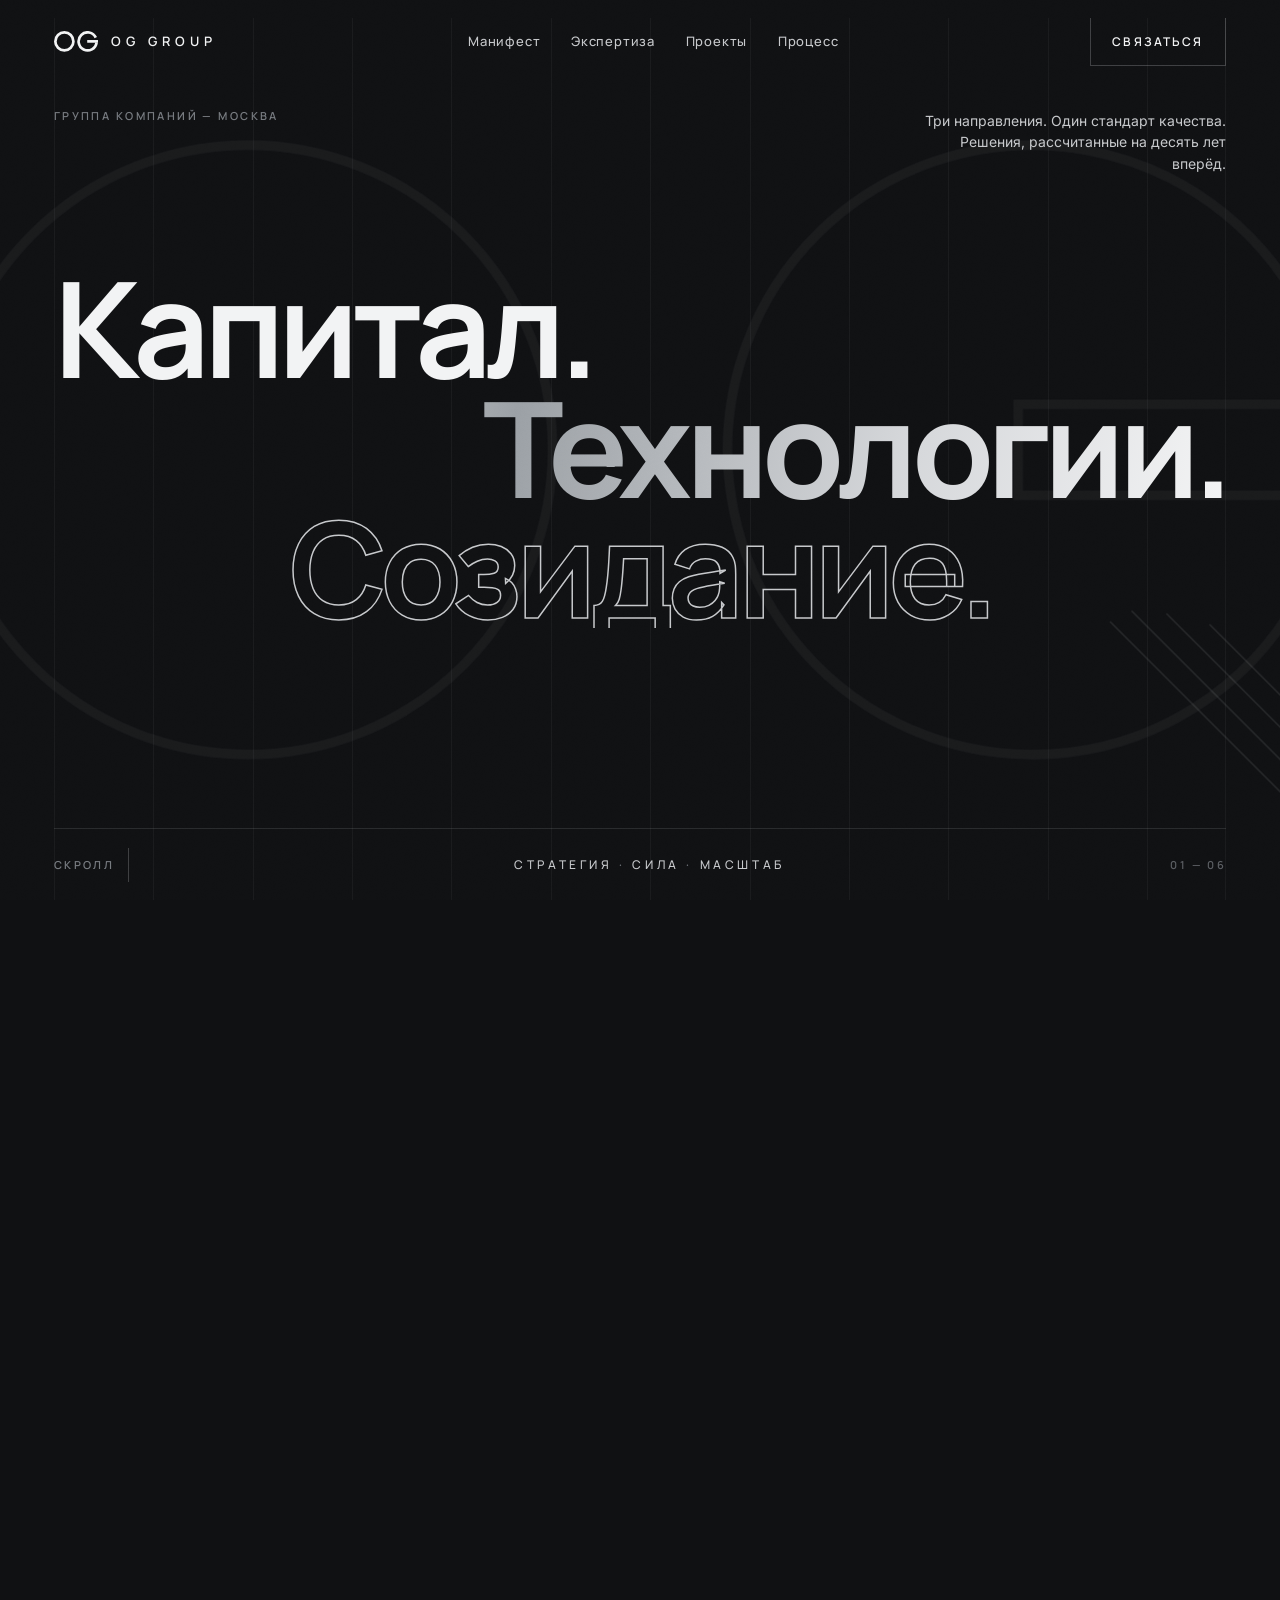
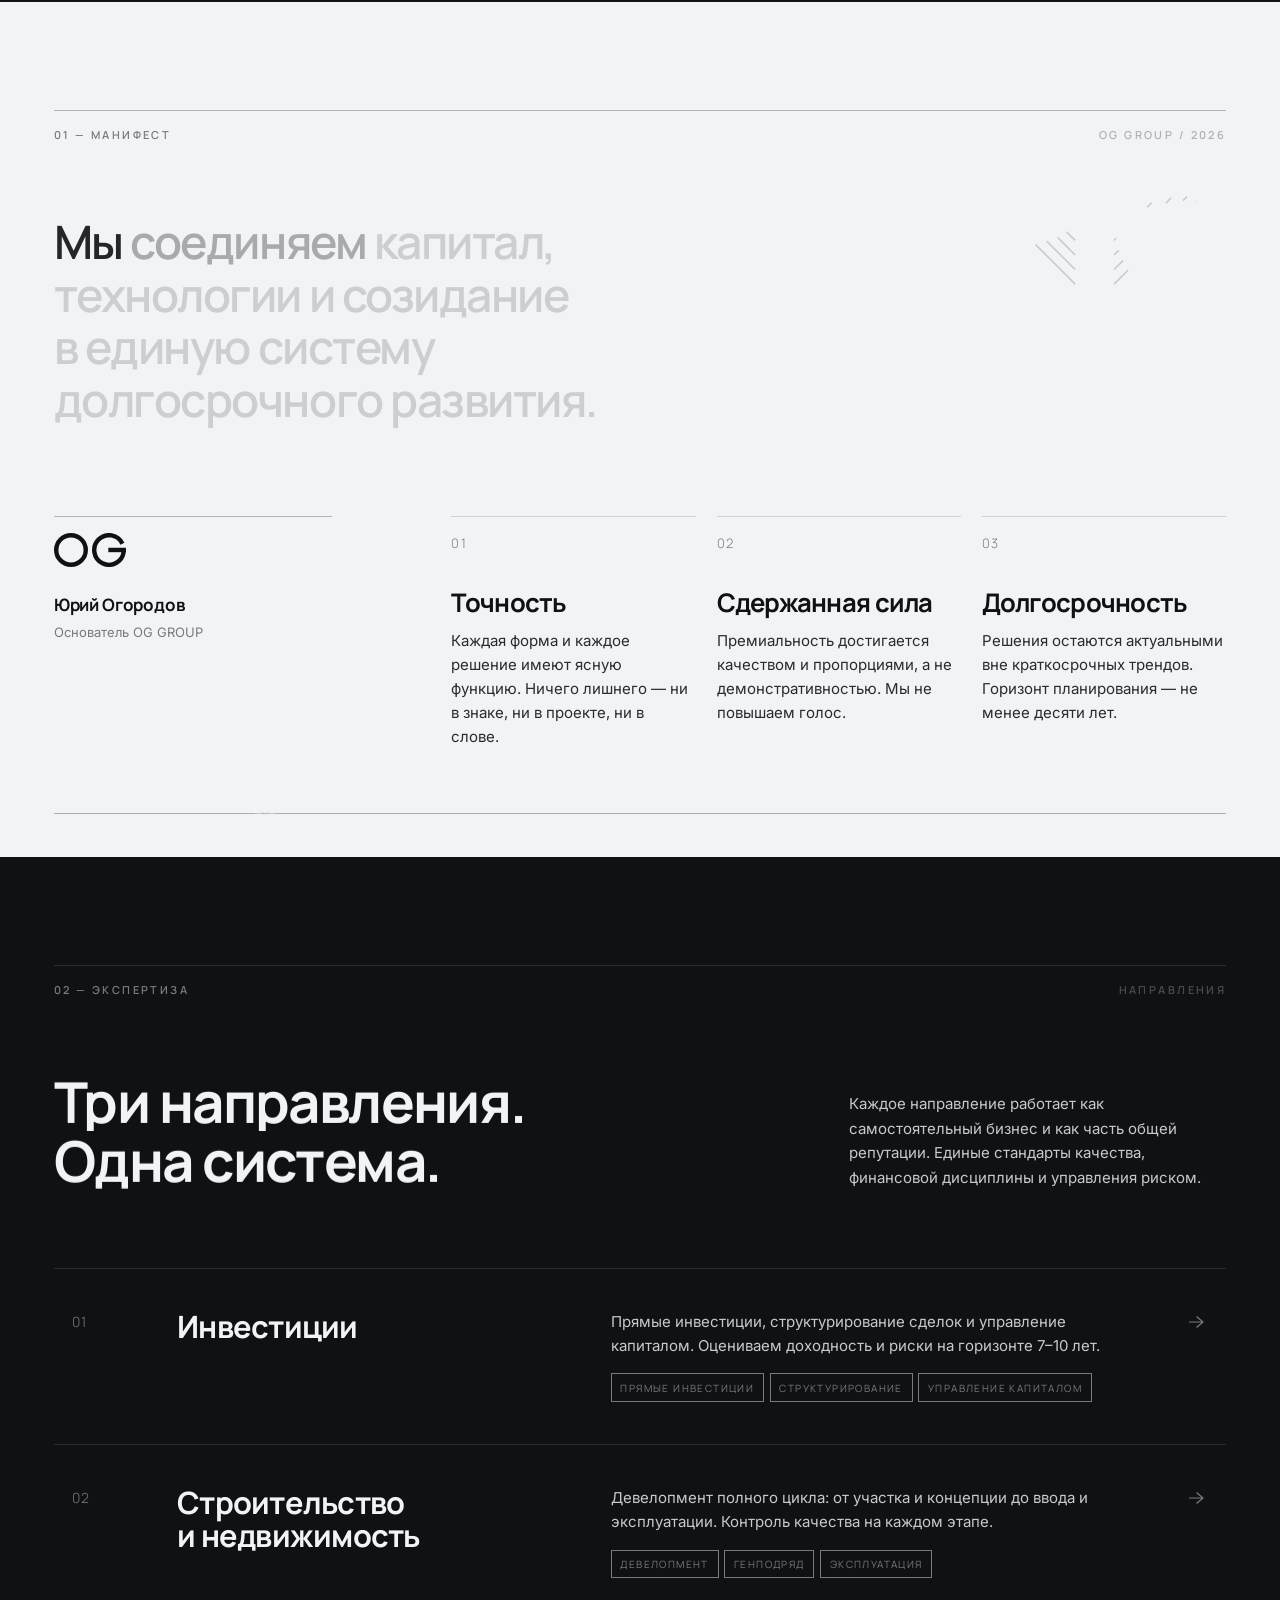
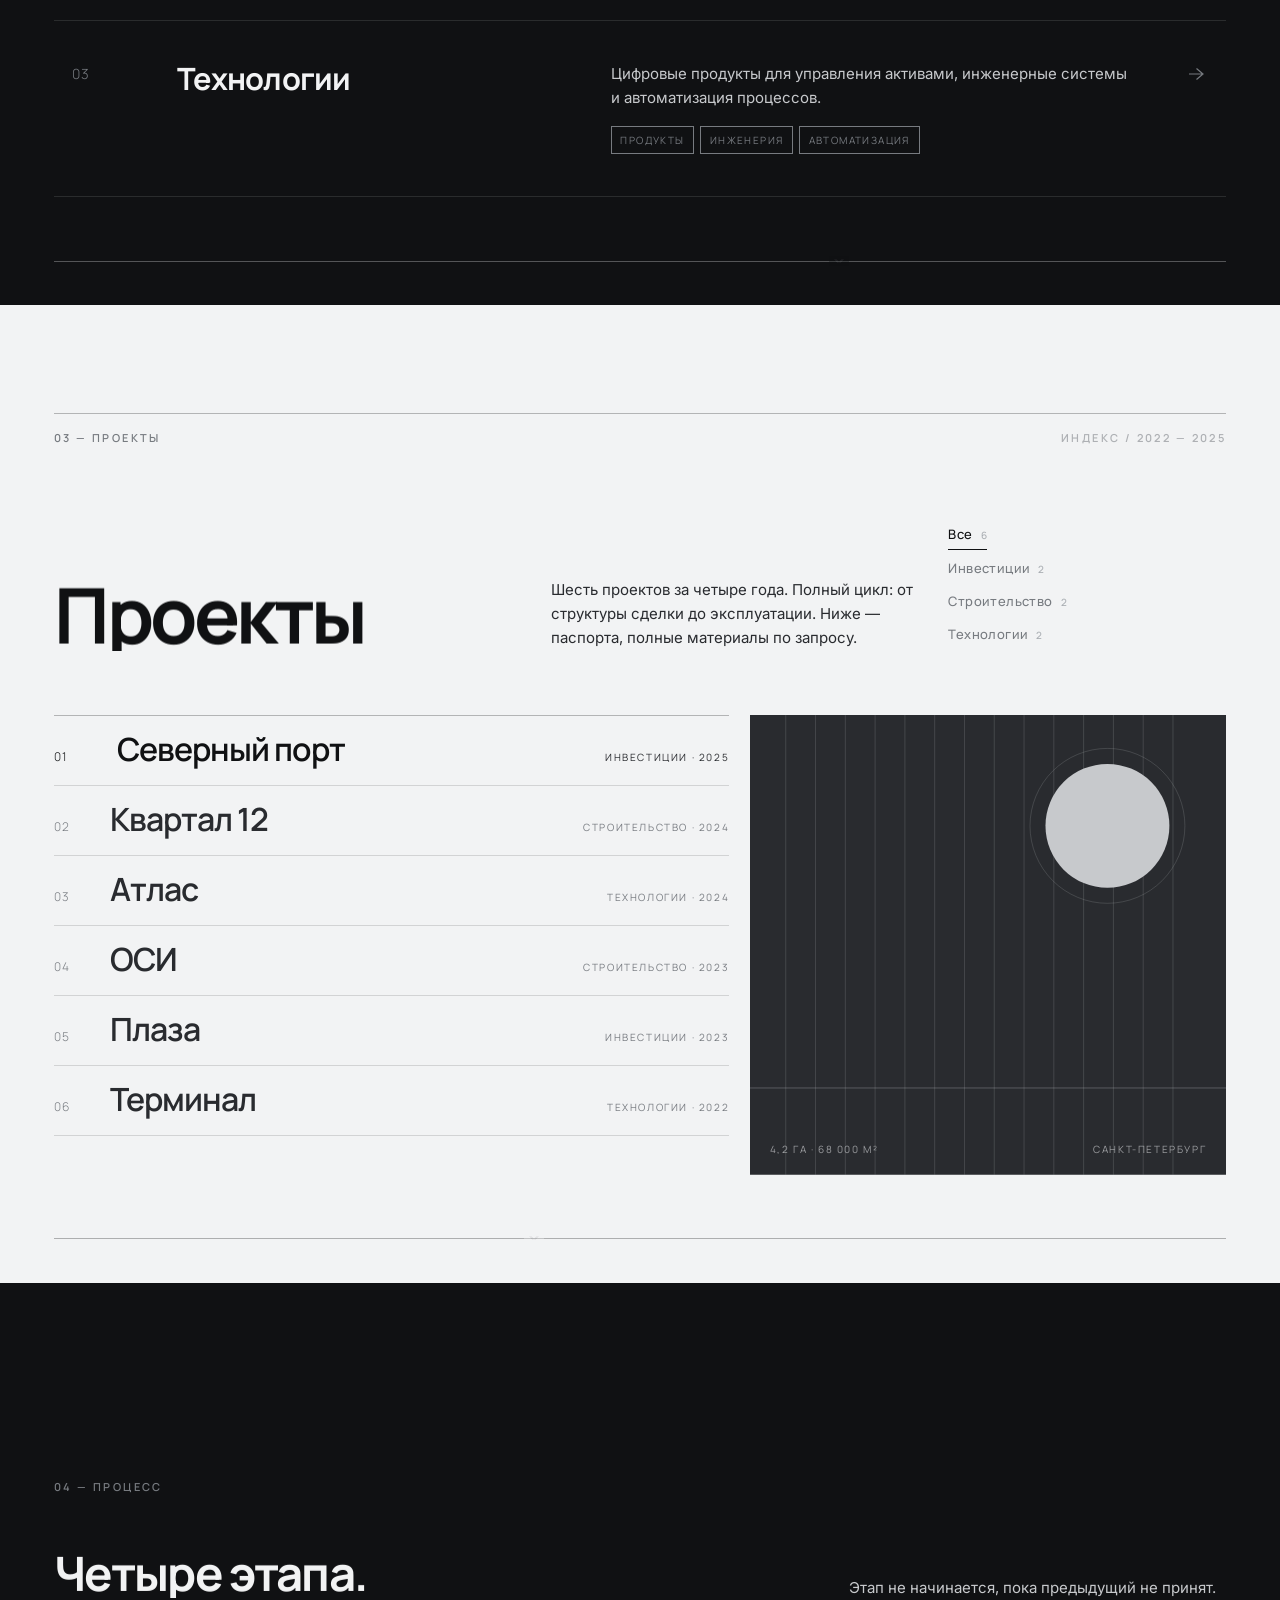
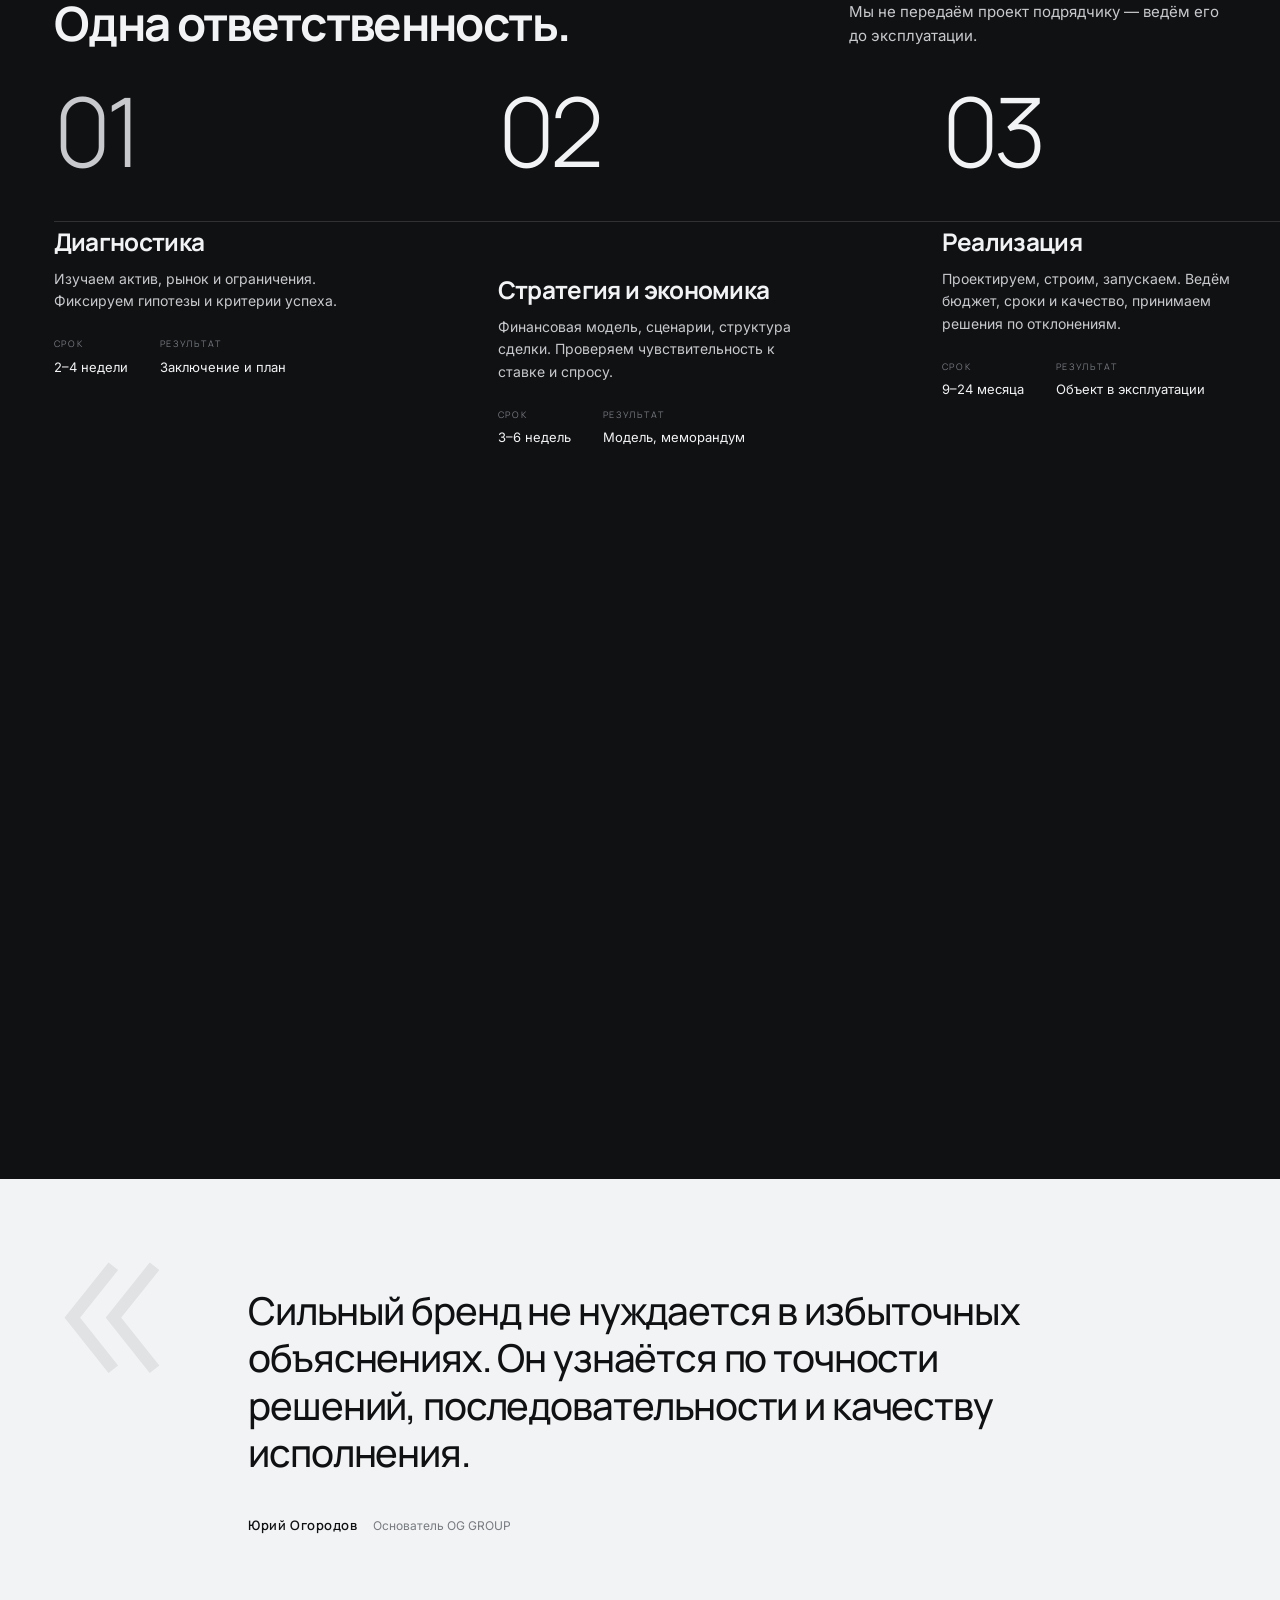
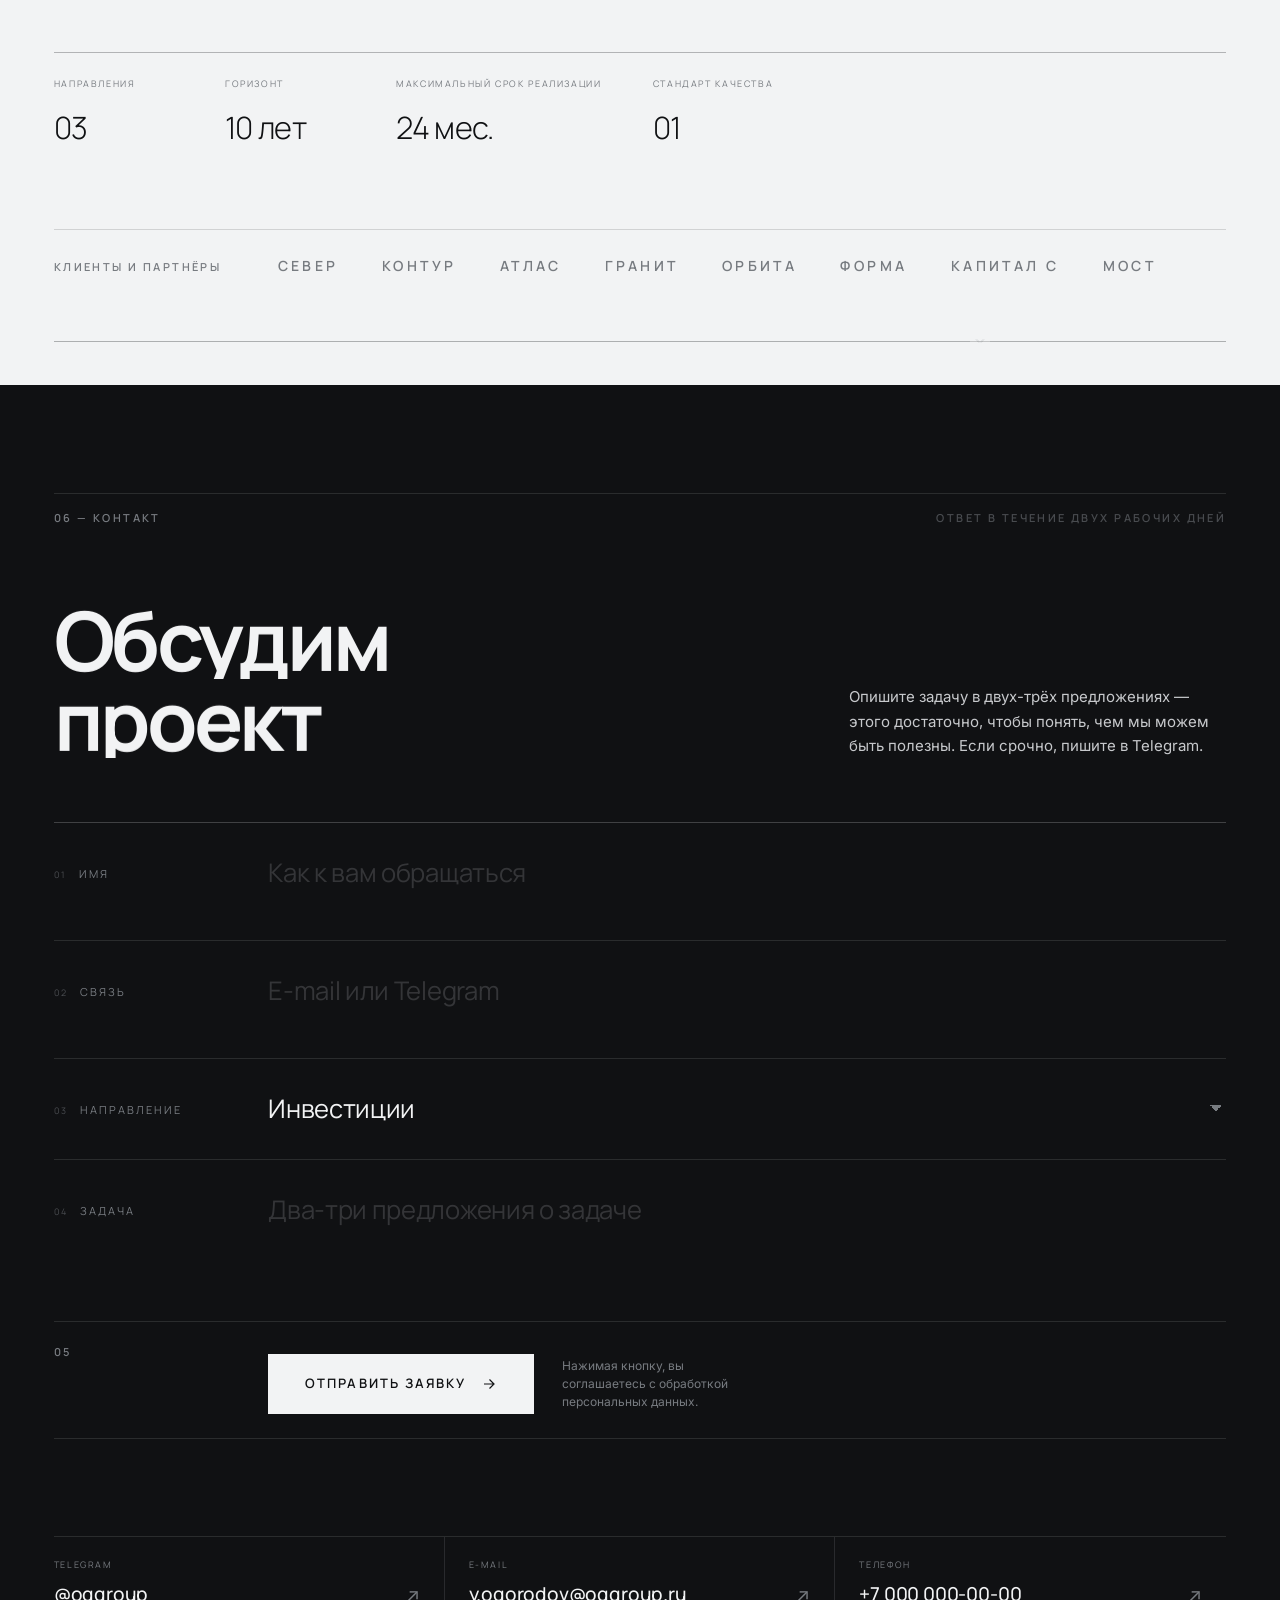
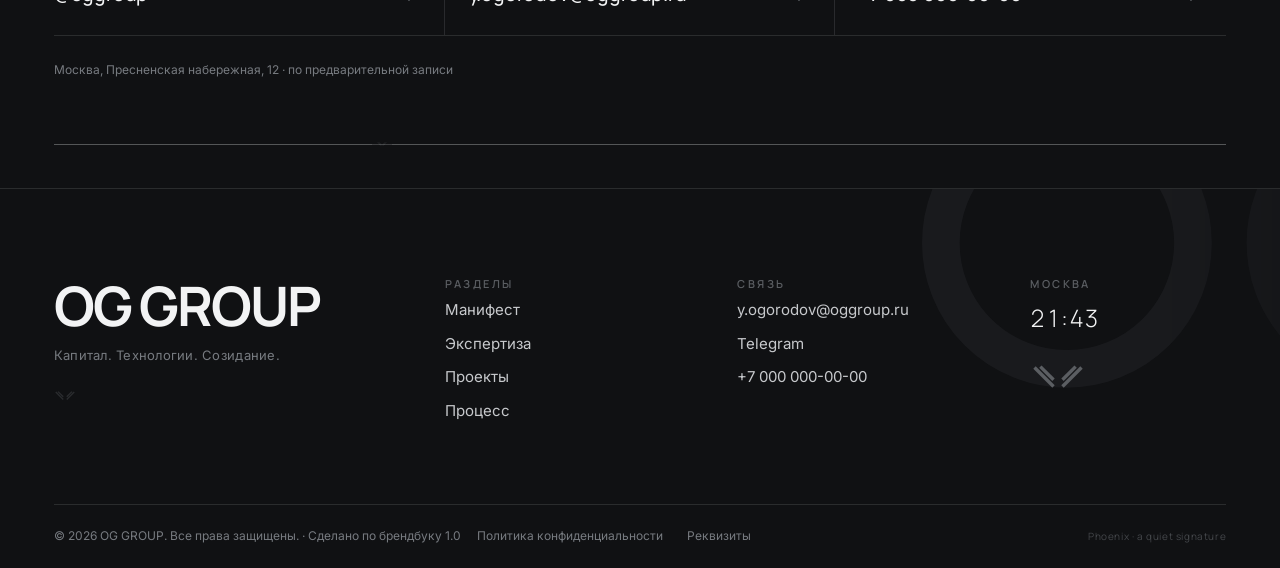
<file: index.html>
﻿<!DOCTYPE html>
<html lang="ru" class="no-js">
<head>
<meta charset="utf-8">
<meta name="viewport" content="width=device-width, initial-scale=1, viewport-fit=cover">
<title>OG GROUP — Капитал. Технологии. Созидание.</title>
<meta name="description" content="OG GROUP — группа компаний, объединяющая инвестиции, строительство и недвижимость, технологии. Проекты, рассчитанные на долгосрочную ценность.">
<meta name="theme-color" content="#101113">
<link rel="canonical" href="https://oggroup.ru/">

<meta property="og:type" content="website">
<meta property="og:site_name" content="OG GROUP">
<meta property="og:title" content="OG GROUP — Капитал. Технологии. Созидание.">
<meta property="og:description" content="Группа компаний с едиными стандартами качества и долгосрочным горизонтом.">
<meta property="og:image" content="assets/og-cover.svg">
<meta property="og:locale" content="ru_RU">
<meta name="twitter:card" content="summary_large_image">

<link rel="icon" href="assets/favicon.svg" type="image/svg+xml">
<link rel="preload" href="assets/fonts/Manrope-700.ttf" as="font" type="font/ttf" crossorigin>
<link rel="preload" href="assets/fonts/Inter-400.ttf" as="font" type="font/ttf" crossorigin>

<link rel="stylesheet" href="styles.css">
<script>
  /* progressive enhancement flags — set before first paint */
  document.documentElement.classList.remove('no-js');
  document.documentElement.classList.add('js');
  if (/(\?|&)snap\b/.test(location.search)) document.documentElement.classList.add('snap');

  /* dev preview: index.html?shot=works — renders a single section for review */
  const shot = new URLSearchParams(location.search).get('shot');
  if (shot && /^[a-z-]+$/.test(shot)) {
    document.documentElement.classList.add('snap', 'shot');
    const s = document.createElement('style');
    s.textContent =
      '.loader{display:none!important}main>section{display:none!important}' +
      '#footer,.footer{display:none!important}' +
      '#hero,.hero{display:none!important}' +
      '#' + shot + '{display:block!important}' +
      '.nav{position:absolute!important;background:transparent!important;border:0!important}';
    document.head.appendChild(s);
  }
</script>

<script type="application/ld+json">
{
  "@context": "https://schema.org",
  "@type": "Organization",
  "name": "OG GROUP",
  "url": "https://oggroup.ru/",
  "founder": { "@type": "Person", "name": "Юрий Огородов", "jobTitle": "Основатель группы" },
  "description": "Группа компаний, объединяющая инвестиции, строительство и недвижимость, технологии.",
  "areaServed": "RU",
  "contactPoint": {
    "@type": "ContactPoint",
    "contactType": "sales",
    "email": "y.ogorodov@oggroup.ru",
    "availableLanguage": ["ru", "en"]
  }
}
</script>
</head>

<body>
<a class="skip-link" href="#main">Перейти к содержанию</a>

<!-- film grain: 3% opacity, purely atmospheric -->
<div class="grain" aria-hidden="true"></div>

<!-- custom cursor -->
<div class="cursor" aria-hidden="true">
  <div class="cursor__dot"></div>
  <div class="cursor__ring"><span class="cursor__label"></span></div>
  <div class="feather" aria-hidden="true"><svg viewBox="0 0 40 40" fill="none" stroke="currentColor" stroke-width="1.6" stroke-linecap="butt" aria-hidden="true"><path d="M8 32 L30 10"/><path d="M15 33 L32 16"/></svg></div>
</div>

<!-- preloader -->
<div class="loader" id="loader" aria-hidden="true">
  <div class="loader__grain"></div>
  <div class="loader__top">
    <span class="label label--dim">OG GROUP</span>
    <span class="label label--dim">Brand experience</span>
  </div>
  <div class="loader__mark">
    <svg viewBox="0 0 212 100" class="mark mark--draw" aria-hidden="true">
      <circle cx="50" cy="50" r="43.5" fill="none" stroke="currentColor" stroke-width="13"/>
      <path d="M 205.18 55.30 A 43.5 43.5 0 1 1 201.42 31.62" fill="none" stroke="currentColor" stroke-width="13"/>
      <rect x="160" y="43.5" width="52" height="13" fill="currentColor"/>
    </svg>
  </div>
  <div class="loader__bottom">
    <span class="label label--dim">Загрузка опыта</span>
    <span class="loader__count" id="loader-count">000</span>
  </div>
  <div class="loader__phoenix" aria-hidden="true">
        <svg viewBox="6 52 100 96" fill="none" stroke="currentColor" stroke-width="1.6"
        stroke-linecap="butt" stroke-linejoin="miter" aria-hidden="true">
        <path d="M84 136 L16 68"/>
        <path d="M84 124 L24 64"/>
        <path d="M84 112 L37 65"/>
        <path d="M84 100 L53 69"/>
      </svg>
    </div>
  <div class="loader__bar"><i id="loader-bar"></i></div>
</div>

<!-- navigation -->
<header class="nav" id="nav">
  <a class="nav__logo" href="#hero" aria-label="OG GROUP — на главную" data-magnetic>
    <svg viewBox="0 0 212 100" class="nav__mark" aria-hidden="true">
      <circle cx="50" cy="50" r="43.5" fill="none" stroke="currentColor" stroke-width="13"/>
      <path d="M 205.18 55.30 A 43.5 43.5 0 1 1 201.42 31.62" fill="none" stroke="currentColor" stroke-width="13"/>
      <rect x="160" y="43.5" width="52" height="13" fill="currentColor"/>
    </svg>
    <span class="nav__word">OG GROUP</span>
  </a>

  <nav class="nav__links" aria-label="Основная навигация">
    <a href="#manifest" data-scroll>Манифест</a>
    <a href="#expertise" data-scroll>Экспертиза</a>
    <a href="#works" data-scroll>Проекты</a>
    <a href="#process" data-scroll>Процесс</a>
  </nav>

  <div class="nav__right">
    <a class="nav__cta" href="#contact" data-scroll data-magnetic><span>Связаться</span></a>
    <button class="burger" id="burger" aria-expanded="false" aria-controls="menu" aria-label="Открыть меню">
      <span></span><span></span>
    </button>
  </div>
</header>

<!-- fullscreen mobile menu -->
<div class="menu" id="menu" aria-hidden="true">
  <div class="menu__inner">
    <ol class="menu__list">
      <li><a href="#manifest" data-scroll><i>01</i>Манифест</a></li>
      <li><a href="#expertise" data-scroll><i>02</i>Экспертиза</a></li>
      <li><a href="#works" data-scroll><i>03</i>Проекты</a></li>
      <li><a href="#process" data-scroll><i>04</i>Процесс</a></li>
      <li><a href="#contact" data-scroll><i>05</i>Контакт</a></li>
    </ol>
    <div class="menu__foot">
      <a href="mailto:y.ogorodov@oggroup.ru">y.ogorodov@oggroup.ru</a>
      <a href="tel:+70000000000">+7 000 000-00-00</a>
    </div>
  </div>
</div>

<main id="main">

  <!-- ══════════ 01 · HERO ══════════ -->
  <section class="hero" id="hero">
    <div class="hero__grid" aria-hidden="true">
      <i></i><i></i><i></i><i></i><i></i><i></i><i></i><i></i><i></i><i></i><i></i><i></i>
    </div>

    <div class="hero__mark" aria-hidden="true">
      <svg viewBox="0 0 212 100" fill="none" stroke="currentColor" stroke-width="1.4">
        <circle cx="50" cy="50" r="43.5"/>
        <path d="M 205.18 55.30 A 43.5 43.5 0 1 1 201.42 31.62"/>
        <rect x="160" y="43.5" width="52" height="13"/>
      </svg>
    </div>

    <p class="hero__place label" data-hero-meta>Группа компаний — Москва</p>

    <p class="hero__note" data-hero-meta>
      Три направления. Один стандарт качества.<br>
      Решения, рассчитанные на десять лет вперёд.
    </p>

    <h1 class="hero__title">
      <span class="hero__line hero__line--1"><span class="hero__word">Капитал.</span></span>
      <span class="hero__line hero__line--2"><span class="hero__word is-metal">Технологии.</span></span>
      <span class="hero__line hero__line--3"><span class="hero__word is-outline">Созидание.</span></span>
    </h1>

    <div class="hero__phoenix" aria-hidden="true">
      <div class="hero__phoenix-inner">
        <svg viewBox="6 52 100 96" fill="none" stroke="currentColor" stroke-width="1.6"
        stroke-linecap="butt" stroke-linejoin="miter" aria-hidden="true">
        <path d="M84 136 L16 68"/>
        <path d="M84 124 L24 64"/>
        <path d="M84 112 L37 65"/>
        <path d="M84 100 L53 69"/>
      </svg></div>
    </div>

    <div class="hero__foot" data-hero-meta>
      <a class="scroll-hint" href="#manifest" data-scroll>
        <span class="label">Скролл</span>
        <i aria-hidden="true"></i>
      </a>
      <p class="hero__slogan">Стратегия<span>·</span>Сила<span>·</span>Масштаб</p>
      <span class="label label--dim">01 — 06</span>
    </div>
  </section>

  <!-- ══════════ 02 · MANIFEST ══════════ -->
  <section class="manifest section--light" id="manifest">
    <figure class="manifest__phoenix" aria-hidden="true">
        <svg viewBox="0 52 200 96" fill="none" stroke="currentColor" stroke-width="1.5"
        stroke-linecap="butt" stroke-linejoin="miter" aria-hidden="true">
        <path d="M84 136 L16 68"/>
        <path d="M84 124 L24 64"/>
        <path d="M84 112 L37 65"/>
        <path d="M84 100 L53 69"/>
        <path d="M116 136 L184 68"/>
        <path d="M116 124 L176 64"/>
        <path d="M116 112 L163 65"/>
        <path d="M116 100 L147 69"/>
      </svg>
        <figcaption>Обновление · Сила · Новый цикл</figcaption>
      </figure>

    <div class="rule" aria-hidden="true" style="--rule-x:18%"><span class="rule__mark" aria-hidden="true">
        <svg viewBox="0 52 200 96" fill="none" stroke="currentColor" stroke-width="12"
        stroke-linecap="butt" stroke-linejoin="miter" aria-hidden="true">
        <path d="M84 136 L16 68"/>
        <path d="M84 112 L37 65"/>
        <path d="M116 136 L184 68"/>
        <path d="M116 112 L163 65"/>
      </svg></span></div>
    <div class="shell">
      <header class="sec-head">
        <span class="label">01 — Манифест</span>
        <span class="label label--muted">OG Group / 2026</span>
      </header>

      <p class="manifest__statement" data-fill>
        Мы соединяем капитал, технологии и созидание в единую систему долгосрочного развития.
      </p>

      <div class="manifest__body">
        <div class="manifest__aside">
          <div class="founder" data-reveal>
            <svg viewBox="0 0 212 100" class="founder__mark" aria-hidden="true">
              <circle cx="50" cy="50" r="43.5" fill="none" stroke="currentColor" stroke-width="13"/>
              <path d="M 205.18 55.30 A 43.5 43.5 0 1 1 201.42 31.62" fill="none" stroke="currentColor" stroke-width="13"/>
              <rect x="160" y="43.5" width="52" height="13" fill="currentColor"/>
            </svg>
            <p class="founder__name">Юрий Огородов</p>
            <p class="founder__role">Основатель OG GROUP</p>
          </div>
        </div>

        <div class="manifest__principles">
          <article class="principle" data-reveal>
            <span class="principle__num">01</span>
            <h3>Точность</h3>
            <p>Каждая форма и каждое решение имеют ясную функцию. Ничего лишнего — ни в знаке, ни в проекте, ни в слове.</p>
          </article>
          <article class="principle" data-reveal>
            <span class="principle__num">02</span>
            <h3>Сдержанная сила</h3>
            <p>Премиальность достигается качеством и пропорциями, а не демонстративностью. Мы не повышаем голос.</p>
          </article>
          <article class="principle" data-reveal>
            <span class="principle__num">03</span>
            <h3>Долгосрочность</h3>
            <p>Решения остаются актуальными вне краткосрочных трендов. Горизонт планирования — не менее десяти лет.</p>
          </article>
        </div>
      </div>
    </div>
  </section>

  <!-- ══════════ 03 · EXPERTISE ══════════ -->
  <section class="expertise section--dark" id="expertise">
    <div class="rule" aria-hidden="true" style="--rule-x:67%"><span class="rule__mark" aria-hidden="true">
        <svg viewBox="0 52 200 96" fill="none" stroke="currentColor" stroke-width="12"
        stroke-linecap="butt" stroke-linejoin="miter" aria-hidden="true">
        <path d="M84 136 L16 68"/>
        <path d="M84 112 L37 65"/>
        <path d="M116 136 L184 68"/>
        <path d="M116 112 L163 65"/>
      </svg></span></div>
    <div class="shell">
      <header class="sec-head">
        <span class="label">02 — Экспертиза</span>
        <span class="label label--muted">Направления</span>
      </header>

      <div class="expertise__head">
        <h2 class="h2" data-split>Три направления.<br>Одна система.</h2>
        <p class="expertise__lead">Каждое направление работает как самостоятельный бизнес и как часть общей
          репутации. Единые стандарты качества, финансовой дисциплины и управления риском.</p>
      </div>

      <div class="rows" id="rows">
        <a class="row" href="#contact" data-scroll data-cursor="Обсудить">
          <span class="row__num">01</span>
          <h3 class="row__title">Инвестиции</h3>
          <div class="row__main">
            <p class="row__desc">Прямые инвестиции, структурирование сделок и управление капиталом.
              Оцениваем доходность и риски на горизонте 7–10 лет.</p>
            <ul class="row__tags"><li>Прямые инвестиции</li><li>Структурирование</li><li>Управление капиталом</li></ul>
          </div>
<span class="row__phoenix" aria-hidden="true">
        <svg viewBox="0 52 200 96" fill="none" stroke="currentColor" stroke-width="12"
        stroke-linecap="butt" stroke-linejoin="miter" aria-hidden="true">
        <path d="M84 136 L16 68"/>
        <path d="M84 112 L37 65"/>
        <path d="M116 136 L184 68"/>
        <path d="M116 112 L163 65"/>
      </svg></span>
                    <span class="row__arrow" aria-hidden="true">
            <svg viewBox="0 0 24 24"><path d="M5 12h13M12.5 6.5 19 12l-6.5 5.5" fill="none" stroke="currentColor" stroke-width="1.2"/></svg>
          </span>
        </a>

        <a class="row" href="#contact" data-scroll data-cursor="Обсудить">
          <span class="row__num">02</span>
          <h3 class="row__title">Строительство<br>и недвижимость</h3>
          <div class="row__main">
            <p class="row__desc">Девелопмент полного цикла: от участка и концепции до ввода и эксплуатации.
              Контроль качества на каждом этапе.</p>
            <ul class="row__tags"><li>Девелопмент</li><li>Генподряд</li><li>Эксплуатация</li></ul>
          </div>
<span class="row__phoenix" aria-hidden="true">
        <svg viewBox="0 52 200 96" fill="none" stroke="currentColor" stroke-width="12"
        stroke-linecap="butt" stroke-linejoin="miter" aria-hidden="true">
        <path d="M84 136 L16 68"/>
        <path d="M84 112 L37 65"/>
        <path d="M116 136 L184 68"/>
        <path d="M116 112 L163 65"/>
      </svg></span>
                    <span class="row__arrow" aria-hidden="true">
            <svg viewBox="0 0 24 24"><path d="M5 12h13M12.5 6.5 19 12l-6.5 5.5" fill="none" stroke="currentColor" stroke-width="1.2"/></svg>
          </span>
        </a>

        <a class="row" href="#contact" data-scroll data-cursor="Обсудить">
          <span class="row__num">03</span>
          <h3 class="row__title">Технологии</h3>
          <div class="row__main">
            <p class="row__desc">Цифровые продукты для управления активами, инженерные системы
              и автоматизация процессов.</p>
            <ul class="row__tags"><li>Продукты</li><li>Инженерия</li><li>Автоматизация</li></ul>
          </div>
<span class="row__phoenix" aria-hidden="true">
        <svg viewBox="0 52 200 96" fill="none" stroke="currentColor" stroke-width="12"
        stroke-linecap="butt" stroke-linejoin="miter" aria-hidden="true">
        <path d="M84 136 L16 68"/>
        <path d="M84 112 L37 65"/>
        <path d="M116 136 L184 68"/>
        <path d="M116 112 L163 65"/>
      </svg></span>
                    <span class="row__arrow" aria-hidden="true">
            <svg viewBox="0 0 24 24"><path d="M5 12h13M12.5 6.5 19 12l-6.5 5.5" fill="none" stroke="currentColor" stroke-width="1.2"/></svg>
          </span>
        </a>
      </div>
    </div>
  </section>

  <!-- ══════════ 04 · WORKS ══════════ -->
  <section class="works section--light" id="works">
    <div class="rule" aria-hidden="true" style="--rule-x:41%"><span class="rule__mark" aria-hidden="true">
        <svg viewBox="0 52 200 96" fill="none" stroke="currentColor" stroke-width="12"
        stroke-linecap="butt" stroke-linejoin="miter" aria-hidden="true">
        <path d="M84 136 L16 68"/>
        <path d="M84 112 L37 65"/>
        <path d="M116 136 L184 68"/>
        <path d="M116 112 L163 65"/>
      </svg></span></div>
    <div class="shell">
      <header class="sec-head">
        <span class="label">03 — Проекты</span>
        <span class="label label--muted">Индекс / 2022 — 2025</span>
      </header>

      <div class="works__intro">
        <h2 class="works__title" data-split>Проекты</h2>
        <p class="works__note">Шесть проектов за четыре года. Полный цикл: от структуры сделки
          до эксплуатации. Ниже — паспорта, полные материалы по запросу.</p>
        <div class="works__filters" role="group" aria-label="Фильтр проектов">
          <button class="filter is-active" data-filter="all" aria-pressed="true">Все <i>6</i></button>
          <button class="filter" data-filter="invest" aria-pressed="false">Инвестиции <i>2</i></button>
          <button class="filter" data-filter="build" aria-pressed="false">Строительство <i>2</i></button>
          <button class="filter" data-filter="tech" aria-pressed="false">Технологии <i>2</i></button>
        </div>
      </div>

      <div class="works__body">
        <ol class="works__list" id="works-list">
          <li class="works__item">
            <button class="work is-active" type="button" data-index="0" data-cat="invest"
              data-title="Северный порт" data-cat-label="Инвестиции" data-year="2025"
              data-place="Санкт-Петербург" data-role="Инвестор, стратегия"
              data-desc="Редевелопмент грузового терминала в общественно-деловой квартал: 4,2 га, 68 000 м², новая набережная и общественные пространства."
              aria-controls="works-stage">
              <span class="work__num">01</span>
              <span class="work__name">Северный порт</span>
              <span class="work__meta">Инвестиции · 2025</span>
            </button>
          </li>
          <li class="works__item">
            <button class="work" type="button" data-index="1" data-cat="build"
              data-title="Квартал 12" data-cat-label="Строительство" data-year="2024"
              data-place="Москва" data-role="Девелопмент полного цикла"
              data-desc="Жилой квартал на 240 квартир с подземным паркингом. Ввод в эксплуатацию — 2024, продажи завершены."
              aria-controls="works-stage">
              <span class="work__num">02</span>
              <span class="work__name">Квартал 12</span>
              <span class="work__meta">Строительство · 2024</span>
            </button>
          </li>
          <li class="works__item">
            <button class="work" type="button" data-index="2" data-cat="tech"
              data-title="Атлас" data-cat-label="Технологии" data-year="2024"
              data-place="Москва" data-role="Продукт, разработка"
              data-desc="Платформа управления портфелем недвижимости: аналитика доходности, бюджет и эксплуатационные показатели в одном контуре."
              aria-controls="works-stage">
              <span class="work__num">03</span>
              <span class="work__name">Атлас</span>
              <span class="work__meta">Технологии · 2024</span>
            </button>
          </li>
          <li class="works__item">
            <button class="work" type="button" data-index="3" data-cat="build"
              data-title="ОСИ" data-cat-label="Строительство" data-year="2023"
              data-place="Казань" data-role="Реконструкция"
              data-desc="Реконструкция производственного корпуса под офисы: 11 800 м², сохранён несущий каркас, заменены инженерные системы."
              aria-controls="works-stage">
              <span class="work__num">04</span>
              <span class="work__name">ОСИ</span>
              <span class="work__meta">Строительство · 2023</span>
            </button>
          </li>
          <li class="works__item">
            <button class="work" type="button" data-index="4" data-cat="invest"
              data-title="Плаза" data-cat-label="Инвестиции" data-year="2023"
              data-place="Сочи" data-role="Инвестиционный проект"
              data-desc="Гостиничный комплекс на 120 номеров: структура сделки, финансовая модель и управление доходностью."
              aria-controls="works-stage">
              <span class="work__num">05</span>
              <span class="work__name">Плаза</span>
              <span class="work__meta">Инвестиции · 2023</span>
            </button>
          </li>
          <li class="works__item">
            <button class="work" type="button" data-index="5" data-cat="tech"
              data-title="Терминал" data-cat-label="Технологии" data-year="2022"
              data-place="Новосибирск" data-role="Инженерные системы"
              data-desc="Система диспетчеризации инженерных сетей: 640 точек контроля, аварийные сценарии и отчётность в реальном времени."
              aria-controls="works-stage">
              <span class="work__num">06</span>
              <span class="work__name">Терминал</span>
              <span class="work__meta">Технологии · 2022</span>
            </button>
          </li>
        </ol>

        <div class="works__stage" id="works-stage" aria-live="polite">
          <figure class="plate is-active" data-plate="0">
            <svg viewBox="0 0 800 1000" preserveAspectRatio="xMidYMid slice" aria-hidden="true">
              <rect width="800" height="1000" fill="#292b2f"/>
              <g stroke="#c7c9cc" stroke-opacity=".2" stroke-width="1.5">
                <path d="M60 0v1000M110 0v1000M160 0v1000M210 0v1000M260 0v1000M310 0v1000M360 0v1000M410 0v1000M460 0v1000M510 0v1000M560 0v1000M610 0v1000M660 0v1000M710 0v1000"/>
              </g>
              <path d="M0 740h800" stroke="#c7c9cc" stroke-opacity=".5" stroke-width="1"/>
              <circle cx="600" cy="300" r="130" fill="none" stroke="#c7c9cc" stroke-opacity=".3"/>
              <circle cx="600" cy="300" r="104" fill="#c7c9cc"/>
              <rect y="900" width="800" height="100" fill="#101113"/>
            </svg>
            <figcaption><span>4,2 га · 68 000 м²</span><span>Санкт-Петербург</span></figcaption>
          </figure>

          <figure class="plate" data-plate="1">
            <svg viewBox="0 0 800 1000" preserveAspectRatio="xMidYMid slice" aria-hidden="true">
              <rect width="800" height="1000" fill="#f2f3f4"/>
              <g stroke="#101113" stroke-opacity=".14" stroke-width="1">
                <path d="M0 100h800M0 200h800M0 300h800M0 400h800M0 500h800M0 600h800M0 700h800M0 800h800M0 900h800"/>
                <path d="M100 0v1000M200 0v1000M300 0v1000M400 0v1000M500 0v1000M600 0v1000M700 0v1000"/>
              </g>
              <g fill="#101113">
                <rect x="100" y="100" width="300" height="200" opacity=".92"/>
                <rect x="450" y="100" width="150" height="100" opacity=".36"/>
                <rect x="100" y="350" width="150" height="250" opacity=".22"/>
                <rect x="300" y="350" width="200" height="150" opacity=".92"/>
                <rect x="550" y="250" width="150" height="250" opacity=".48"/>
                <rect x="300" y="550" width="250" height="100" opacity=".28"/>
              </g>
              <rect x="745" y="0" width="6" height="1000" fill="#c7c9cc"/>
            </svg>
            <figcaption><span>240 квартир · 38 000 м²</span><span>Москва</span></figcaption>
          </figure>

          <figure class="plate" data-plate="2">
            <svg viewBox="0 0 800 1000" preserveAspectRatio="xMidYMid slice" aria-hidden="true">
              <rect width="800" height="1000" fill="#101113"/>
              <g stroke="#c7c9cc" stroke-opacity=".38" stroke-width="1.4">
                <path d="M0 1000 800 0M150 1000 800 150M300 1000 800 300M450 1000 800 450M600 1000 800 600"/>
                <path d="M0 0 800 1000M0 150 650 1000M0 300 500 1000"/>
              </g>
              <rect x="310" y="390" width="180" height="180" fill="none" stroke="#c7c9cc" stroke-width="10"/>
              <rect x="355" y="435" width="90" height="90" fill="#c7c9cc"/>
            </svg>
            <figcaption><span>640 объектов · 12 модулей</span><span>Москва</span></figcaption>
          </figure>

          <figure class="plate" data-plate="3">
            <svg viewBox="0 0 800 1000" preserveAspectRatio="xMidYMid slice" aria-hidden="true">
              <rect width="800" height="1000" fill="#f2f3f4"/>
              <g fill="none" stroke="#101113" stroke-width="2">
                <circle cx="400" cy="500" r="90"/><circle cx="400" cy="500" r="170"/>
                <circle cx="400" cy="500" r="250"/><circle cx="400" cy="500" r="330"/>
                <circle cx="400" cy="500" r="410"/>
              </g>
              <path d="M400 90v820" stroke="#101113" stroke-width="1"/>
              <rect x="375" y="475" width="50" height="50" fill="#101113"/>
            </svg>
            <figcaption><span>11 800 м² · каркас сохранён</span><span>Казань</span></figcaption>
          </figure>

          <figure class="plate" data-plate="4">
            <svg viewBox="0 0 800 1000" preserveAspectRatio="xMidYMid slice" aria-hidden="true">
              <rect width="800" height="1000" fill="#292b2f"/>
              <g fill="#c7c9cc">
                <rect x="100" y="800" width="600" height="16" opacity=".95"/>
                <rect x="100" y="740" width="600" height="16" opacity=".7"/>
                <rect x="100" y="680" width="600" height="16" opacity=".5"/>
                <rect x="100" y="620" width="600" height="16" opacity=".35"/>
                <rect x="100" y="560" width="600" height="16" opacity=".22"/>
                <rect x="100" y="500" width="600" height="16" opacity=".14"/>
                <rect x="100" y="440" width="600" height="16" opacity=".09"/>
                <rect x="100" y="380" width="600" height="16" opacity=".06"/>
              </g>
              <rect x="100" y="300" width="600" height="3" fill="#c7c9cc"/>
            </svg>
            <figcaption><span>120 номеров · 9 400 м²</span><span>Сочи</span></figcaption>
          </figure>

          <figure class="plate" data-plate="5">
            <svg viewBox="0 0 800 1000" preserveAspectRatio="xMidYMid slice" aria-hidden="true">
              <rect width="800" height="1000" fill="#f2f3f4"/>
              <g stroke="#101113" stroke-opacity=".4" stroke-width="1">
                <path d="M0 125h800M0 250h800M0 375h800M0 500h800M0 625h800M0 750h800M0 875h800"/>
                <path d="M100 0v1000M200 0v1000M300 0v1000M400 0v1000M500 0v1000M600 0v1000M700 0v1000"/>
              </g>
              <g fill="#101113">
                <circle cx="200" cy="250" r="11"/><circle cx="500" cy="250" r="11"/>
                <circle cx="300" cy="500" r="11"/><circle cx="600" cy="625" r="11"/>
                <circle cx="400" cy="750" r="11"/>
              </g>
              <path d="M200 250 300 500 500 250M300 500 400 750 600 625" fill="none" stroke="#101113" stroke-width="2"/>
            </svg>
            <figcaption><span>640 точек контроля</span><span>Новосибирск</span></figcaption>
          </figure>
        </div>
      </div>

      <p class="works__empty" id="works-empty" hidden>В этой категории пока нет проектов.</p>
    </div>
  </section>

  <!-- ══════════ 05 · PROCESS ══════════ -->
  <section class="process section--dark" id="process">
    <div class="process__head shell">
      <span class="label">04 — Процесс</span>
      <h2 class="process__title" data-split>Четыре этапа.<br>Одна ответственность.</h2>
      <p class="process__note">Этап не начинается, пока предыдущий не принят. Мы не передаём
        проект подрядчику — ведём его до эксплуатации.</p>
    </div>

    <div class="process__viewport">
      <div class="process__track" id="process-track">
        <div class="process__axis" aria-hidden="true"><i id="process-progress"></i></div>

        <article class="station" data-step="1">
          <span class="station__num">01</span>
          <div class="station__body">
            <h3 class="station__title">Диагностика</h3>
            <p class="station__text">Изучаем актив, рынок и ограничения. Фиксируем гипотезы
              и критерии успеха.</p>
            <dl class="station__meta">
              <div><dt>Срок</dt><dd>2–4 недели</dd></div>
              <div><dt>Результат</dt><dd>Заключение и план</dd></div>
            </dl>
          </div>
        </article>

        <article class="station" data-step="2">
          <span class="station__num">02</span>
          <div class="station__body">
            <h3 class="station__title">Стратегия и экономика</h3>
            <p class="station__text">Финансовая модель, сценарии, структура сделки. Проверяем
              чувствительность к ставке и спросу.</p>
            <dl class="station__meta">
              <div><dt>Срок</dt><dd>3–6 недель</dd></div>
              <div><dt>Результат</dt><dd>Модель, меморандум</dd></div>
            </dl>
          </div>
        </article>

        <article class="station" data-step="3">
          <span class="station__num">03</span>
          <div class="station__body">
            <h3 class="station__title">Реализация</h3>
            <p class="station__text">Проектируем, строим, запускаем. Ведём бюджет, сроки
              и качество, принимаем решения по отклонениям.</p>
            <dl class="station__meta">
              <div><dt>Срок</dt><dd>9–24 месяца</dd></div>
              <div><dt>Результат</dt><dd>Объект в эксплуатации</dd></div>
            </dl>
          </div>
        </article>

        <article class="station" data-step="4">
          <span class="station__num">04</span>
          <div class="station__body">
            <h3 class="station__title">Эксплуатация</h3>
            <p class="station__text">Управляем активом: доходность, расходы, инженерные
              системы и стоимость на выходе.</p>
            <dl class="station__meta">
              <div><dt>Срок</dt><dd>Постоянно</dd></div>
              <div><dt>Результат</dt><dd>Доходность и стоимость</dd></div>
            </dl>
          </div>
        </article>
      </div>
    </div>
  </section>

  <!-- ══════════ 06 · TRUST ══════════ -->
  <section class="trust section--light" id="trust">
    <div class="rule" aria-hidden="true" style="--rule-x:79%"><span class="rule__mark" aria-hidden="true">
        <svg viewBox="0 52 200 96" fill="none" stroke="currentColor" stroke-width="12"
        stroke-linecap="butt" stroke-linejoin="miter" aria-hidden="true">
        <path d="M84 136 L16 68"/>
        <path d="M84 112 L37 65"/>
        <path d="M116 136 L184 68"/>
        <path d="M116 112 L163 65"/>
      </svg></span></div>
    <div class="shell trust__inner">
      <span class="trust__quotemark" aria-hidden="true">«</span>

      <figure class="trust__quote" data-reveal>
        <blockquote>Сильный бренд не нуждается в избыточных объяснениях. Он узнаётся
          по точности решений, последовательности и качеству исполнения.</blockquote>
        <figcaption>
          <span class="trust__name">Юрий Огородов</span>
          <span class="trust__role">Основатель OG GROUP</span>
        </figcaption>
      </figure>

      <dl class="trust__facts" data-reveal>
        <div><dt>Направления</dt><dd>03</dd></div>
        <div><dt>Горизонт</dt><dd>10 лет</dd></div>
        <div><dt>Максимальный срок реализации</dt><dd>24 мес.</dd></div>
        <div><dt>Стандарт качества</dt><dd>01</dd></div>
      </dl>

      <div class="trust__partners">
        <span class="label">Клиенты и партнёры</span>
        <ul class="trust__logos">
          <li>СЕВЕР</li><li>КОНТУР</li><li>АТЛАС</li><li>ГРАНИТ</li>
          <li>ОРБИТА</li><li>ФОРМА</li><li>КАПИТАЛ С</li><li>МОСТ</li>
        </ul>
      </div>
    </div>
  </section>

  <!-- ══════════ 07 · CONTACT ══════════ -->
  <section class="contact section--dark" id="contact">
    <div class="rule" aria-hidden="true" style="--rule-x:28%"><span class="rule__mark" aria-hidden="true">
        <svg viewBox="0 52 200 96" fill="none" stroke="currentColor" stroke-width="12"
        stroke-linecap="butt" stroke-linejoin="miter" aria-hidden="true">
        <path d="M84 136 L16 68"/>
        <path d="M84 112 L37 65"/>
        <path d="M116 136 L184 68"/>
        <path d="M116 112 L163 65"/>
      </svg></span></div>
    <div class="shell">
      <header class="sec-head">
        <span class="label">06 — Контакт</span>
        <span class="label label--muted">Ответ в течение двух рабочих дней</span>
      </header>

      <div class="contact__hero">
        <h2 class="contact__title" data-split>Обсудим<br>проект</h2>
        <p class="contact__note">Опишите задачу в двух-трёх предложениях — этого достаточно,
          чтобы понять, чем мы можем быть полезны. Если срочно, пишите в Telegram.</p>
      </div>

      <form class="brief" id="form" novalidate>
        <div class="brief__row">
          <label for="f-name"><i>01</i>Имя</label>
          <div class="brief__field">
            <input id="f-name" name="name" type="text" placeholder="Как к вам обращаться" autocomplete="name" required>
            <span class="brief__error" data-error-for="f-name"></span>
          </div>
        </div>

        <div class="brief__row">
          <label for="f-contact"><i>02</i>Связь</label>
          <div class="brief__field">
            <input id="f-contact" name="contact" type="text" placeholder="E-mail или Telegram" autocomplete="email" required>
            <span class="brief__error" data-error-for="f-contact"></span>
          </div>
        </div>

        <div class="brief__row">
          <label for="f-topic"><i>03</i>Направление</label>
          <div class="brief__field">
            <select id="f-topic" name="topic">
              <option value="invest">Инвестиции</option>
              <option value="build">Строительство и недвижимость</option>
              <option value="tech">Технологии</option>
              <option value="other">Другое</option>
            </select>
          </div>
        </div>

        <div class="brief__row">
          <label for="f-message"><i>04</i>Задача</label>
          <div class="brief__field">
            <textarea id="f-message" name="message" rows="2" placeholder="Два-три предложения о задаче" required></textarea>
            <span class="brief__error" data-error-for="f-message"></span>
          </div>
        </div>

        <div class="brief__row brief__row--submit">
          <span class="label">05</span>
          <div class="brief__field brief__submit">
            <button class="btn btn--solid btn--wide" type="submit" data-magnetic>
              <span class="btn__label">Отправить заявку</span>
              <span class="btn__arrow" aria-hidden="true">
                <svg viewBox="0 0 16 16"><path d="M3 8h9M8.5 3.5 13 8l-4.5 4.5" fill="none" stroke="currentColor" stroke-width="1.2"/></svg>
              </span>
            </button>
            <p class="brief__note">Нажимая кнопку, вы соглашаетесь с обработкой персональных данных.</p>
          </div>
        </div>

        <p class="brief__status" id="form-status" role="status" aria-live="polite"></p>
      </form>

      <div class="form-success" id="form-success" hidden>
        <svg viewBox="0 0 212 100" class="form-success__mark" aria-hidden="true">
          <circle cx="50" cy="50" r="43.5" fill="none" stroke="currentColor" stroke-width="13"/>
          <path d="M 205.18 55.30 A 43.5 43.5 0 1 1 201.42 31.62" fill="none" stroke="currentColor" stroke-width="13"/>
          <rect x="160" y="43.5" width="52" height="13" fill="currentColor"/>
        </svg>
        <h3>Заявка отправлена</h3>
        <p>Свяжемся в течение двух рабочих дней. Если срочно — Telegram
          <a href="https://t.me/oggroup" target="_blank" rel="noopener">@oggroup</a>.</p>
        <button class="link-underline" type="button" id="form-reset">Отправить ещё одну</button>
      </div>

      <ul class="channels">
        <li><a href="https://t.me/oggroup" target="_blank" rel="noopener" data-magnetic>
          <span class="channels__k">Telegram</span><span class="channels__v">@oggroup</span>
          <i class="channels__arrow" aria-hidden="true">↗</i></a></li>
        <li><a href="mailto:y.ogorodov@oggroup.ru" data-magnetic>
          <span class="channels__k">E-mail</span><span class="channels__v">y.ogorodov@oggroup.ru</span>
          <i class="channels__arrow" aria-hidden="true">↗</i></a></li>
        <li><a href="tel:+70000000000" data-magnetic>
          <span class="channels__k">Телефон</span><span class="channels__v">+7 000 000-00-00</span>
          <i class="channels__arrow" aria-hidden="true">↗</i></a></li>
      </ul>

      <p class="contact__address">Москва, Пресненская набережная, 12 · по предварительной записи</p>
    </div>
  </section>

  </main>

<!-- ══════════ FOOTER ══════════ -->
<footer class="footer">
  <div class="footer__mark" aria-hidden="true">
    <svg viewBox="0 0 212 100"><circle cx="50" cy="50" r="43.5" fill="none" stroke="currentColor" stroke-width="13"/><path d="M 205.18 55.30 A 43.5 43.5 0 1 1 201.42 31.62" fill="none" stroke="currentColor" stroke-width="13"/><rect x="160" y="43.5" width="52" height="13" fill="currentColor"/></svg>
  </div>

  <div class="footer__inner">
    <div class="footer__brand">
      <p class="footer__word">OG GROUP</p>
      <p class="footer__tag">Капитал. Технологии. Созидание.</p>
      <span class="footer__signature" aria-hidden="true">
        <svg viewBox="0 52 200 96" fill="none" stroke="currentColor" stroke-width="12"
        stroke-linecap="butt" stroke-linejoin="miter" aria-hidden="true">
        <path d="M84 136 L16 68"/>
        <path d="M84 112 L37 65"/>
        <path d="M116 136 L184 68"/>
        <path d="M116 112 L163 65"/>
      </svg></span>
    </div>

    <nav class="footer__col" aria-label="Навигация в подвале">
      <span class="label label--dim">Разделы</span>
      <a href="#manifest" data-scroll>Манифест</a>
      <a href="#expertise" data-scroll>Экспертиза</a>
      <a href="#works" data-scroll>Проекты</a>
      <a href="#process" data-scroll>Процесс</a>
    </nav>

    <div class="footer__col">
      <span class="label label--dim">Связь</span>
      <a href="mailto:y.ogorodov@oggroup.ru">y.ogorodov@oggroup.ru</a>
      <a href="https://t.me/oggroup" target="_blank" rel="noopener">Telegram</a>
      <a href="tel:+70000000000">+7 000 000-00-00</a>
    </div>

    <div class="footer__col footer__col--time">
      <span class="label label--dim">Москва</span>
      <span class="footer__clock" id="clock">--:--</span>
      <span class="footer__phoenix" title="Феникс — личный знак основателя">
        <svg viewBox="0 52 200 96" fill="none" stroke="currentColor" stroke-width="12"
          stroke-linecap="butt" stroke-linejoin="miter" aria-hidden="true">
          <path d="M84 136 L16 68"/>
          <path d="M84 112 L37 65"/>
          <path d="M116 136 L184 68"/>
          <path d="M116 112 L163 65"/>
        </svg>
      </span>
    </div>
  </div>

  <div class="footer__base">
    <span>© 2026 OG GROUP. Все права защищены. · Сделано по брендбуку 1.0</span>
    <span class="footer__legal"><a href="#">Политика конфиденциальности</a><a href="#">Реквизиты</a></span>
    <span class="footer__quiet">Phoenix · a quiet signature</span>
  </div>
</footer>

<!-- ══════════ PROJECT OVERLAY ══════════ -->
<div class="modal" id="modal" role="dialog" aria-modal="true" aria-labelledby="modal-title" aria-hidden="true">
  <div class="modal__scrim" data-close></div>
  <div class="modal__panel" role="document">
    <button class="modal__close" type="button" data-close aria-label="Закрыть проект">
      <span>Закрыть</span><i aria-hidden="true"></i>
    </button>
    <div class="modal__media" data-modal-media></div>
    <div class="modal__body">
      <span class="label" data-modal-cat></span>
      <h2 class="modal__title" id="modal-title" data-modal-title></h2>
      <p class="modal__desc" data-modal-desc></p>
      <dl class="modal__meta">
        <div><dt>Год</dt><dd data-modal-year></dd></div>
        <div><dt>Локация</dt><dd data-modal-place></dd></div>
        <div><dt>Роль</dt><dd data-modal-role></dd></div>
      </dl>
      <a class="btn btn--solid" href="#contact" data-scroll data-close>
        <span class="btn__label">Обсудить похожий проект</span>
        <span class="btn__arrow" aria-hidden="true">
          <svg viewBox="0 0 16 16"><path d="M3 8h9M8.5 3.5 13 8l-4.5 4.5" fill="none" stroke="currentColor" stroke-width="1.2"/></svg>
        </span>
      </a>
    </div>
  </div>
</div>

<script src="vendor/gsap.min.js"></script>
<script src="vendor/ScrollTrigger.min.js"></script>
<script src="vendor/lenis.min.js"></script>
<script src="script.js"></script>
</body>
</html>
</file>
<file: styles.css>
﻿/* =========================================================================
   OG GROUP — Brand experience
   styles.css
   -------------------------------------------------------------------------
   0.  Fonts
   1.  Tokens (brand book → custom properties)
   2.  Reset & base
   3.  Typography
   4.  Utilities (shell, labels, buttons, links)
   5.  Cursor / grain / loader
   6.  Navigation & menu
   7.  Hero
   8.  Manifest
   9.  Expertise
   10. Works
   11. Process
   12. Trust
   13. Contact & form
   14. Footer
   15. Project overlay
   16. Responsive
   17. Motion & preference overrides
   ========================================================================= */

/* ── 0. FONTS ─────────────────────────────────────────────────────────── */
@font-face{font-family:"Manrope";src:url("assets/fonts/Manrope-300.ttf") format("truetype");font-weight:300;font-display:swap}
@font-face{font-family:"Manrope";src:url("assets/fonts/Manrope-400.ttf") format("truetype");font-weight:400;font-display:swap}
@font-face{font-family:"Manrope";src:url("assets/fonts/Manrope-500.ttf") format("truetype");font-weight:500;font-display:swap}
@font-face{font-family:"Manrope";src:url("assets/fonts/Manrope-600.ttf") format("truetype");font-weight:600;font-display:swap}
@font-face{font-family:"Manrope";src:url("assets/fonts/Manrope-700.ttf") format("truetype");font-weight:700;font-display:swap}
@font-face{font-family:"Manrope";src:url("assets/fonts/Manrope-800.ttf") format("truetype");font-weight:800;font-display:swap}
@font-face{font-family:"Inter";src:url("assets/fonts/Inter-300.ttf") format("truetype");font-weight:300;font-display:swap}
@font-face{font-family:"Inter";src:url("assets/fonts/Inter-400.ttf") format("truetype");font-weight:400;font-display:swap}
@font-face{font-family:"Inter";src:url("assets/fonts/Inter-500.ttf") format("truetype");font-weight:500;font-display:swap}
@font-face{font-family:"Inter";src:url("assets/fonts/Inter-600.ttf") format("truetype");font-weight:600;font-display:swap}

/* ── 1. TOKENS ────────────────────────────────────────────────────────── */
:root{
  /* brand palette — exact values from the brand book */
  --ink:#101113;
  --graphite:#292b2f;
  --silver:#c7c9cc;
  --paper:#f2f3f4;
  --steel:#777b80;

  /* derived surfaces */
  --ink-90:rgba(16,17,19,.9);
  --ink-70:rgba(16,17,19,.72);
  --line-dark:rgba(199,201,204,.14);
  --line-dark-strong:rgba(199,201,204,.26);
  --line-light:rgba(16,17,19,.14);
  --line-light-strong:rgba(16,17,19,.28);

  /* context (flipped by section modifiers) */
  --bg:var(--ink);
  --fg:var(--paper);
  --fg-2:var(--silver);
  --fg-3:var(--steel);
  --line:var(--line-dark);

  /* type */
  --font-display:"Manrope",system-ui,sans-serif;
  --font-body:"Inter",system-ui,sans-serif;

  --fs-hero:clamp(3.1rem,7.2vw,8rem);
  --fs-h2:clamp(2.1rem,4.4vw,4rem);
  --fs-h3:clamp(1.35rem,2vw,1.9rem);
  --fs-quote:clamp(1.35rem,2.6vw,2.35rem);
  --fs-body:clamp(1rem,.55vw + .88rem,1.125rem);
  --fs-sm:.9375rem;
  --fs-label:.6875rem;

  /* space */
  --gutter:clamp(1.25rem,4.2vw,4.5rem);
  --col-gap:clamp(1rem,1.6vw,1.75rem);
  --sec-pad:clamp(5.5rem,12vh,10rem);
  --nav-h:5.25rem;

  /* motion */
  --ease-out:cubic-bezier(.16,1,.3,1);
  --ease-soft:cubic-bezier(.32,.72,0,1);
  --dur:.9s;
  --dur-fast:.42s;

  color-scheme:dark;
}

/* ── 2. RESET & BASE ──────────────────────────────────────────────────── */
*,*::before,*::after{box-sizing:border-box}
[hidden]{display:none!important}
html{-webkit-text-size-adjust:100%}
html,body{margin:0;padding:0}
body{
  background:var(--ink);
  color:var(--paper);
  font-family:var(--font-body);
  font-size:var(--fs-body);
  line-height:1.65;
  font-weight:400;
  -webkit-font-smoothing:antialiased;
  -moz-osx-font-smoothing:grayscale;
  text-rendering:optimizeLegibility;
  overflow-x:hidden;
}
body.is-locked{overflow:hidden}
img,svg{display:block;max-width:100%}
a{color:inherit;text-decoration:none}
button{font:inherit;color:inherit;background:none;border:0;cursor:pointer}
ul,ol,dl,dd,figure,blockquote{margin:0;padding:0;list-style:none}
::selection{background:var(--silver);color:var(--ink)}

:focus-visible{outline:1px solid var(--silver);outline-offset:4px}
.section--light :focus-visible{outline-color:var(--ink)}

/* scrollbar */
::-webkit-scrollbar{width:10px}
::-webkit-scrollbar-track{background:var(--ink)}
::-webkit-scrollbar-thumb{background:var(--graphite);border:3px solid var(--ink)}
::-webkit-scrollbar-thumb:hover{background:var(--steel)}

.skip-link{
  position:fixed;top:.5rem;left:.5rem;z-index:10001;
  padding:.75rem 1.25rem;background:var(--paper);color:var(--ink);
  font-family:var(--font-display);font-size:.75rem;letter-spacing:.16em;text-transform:uppercase;
  transform:translateY(-160%);transition:transform .3s var(--ease-out);
}
.skip-link:focus-visible{transform:none}

/* ── 3. TYPOGRAPHY ────────────────────────────────────────────────────── */
h1,h2,h3,h4{font-family:var(--font-display);font-weight:700;line-height:1.04;letter-spacing:-.028em;margin:0}
p{margin:0}
.h2{font-size:var(--fs-h2);line-height:1.02;text-wrap:balance}
.h2--xl{font-size:clamp(2.6rem,6vw,5.6rem)}

/* masked lines created by the splitter (shared by every [data-split] heading) */
.line{display:block;overflow:hidden;padding-block:.02em}
.line__in{display:block;will-change:transform}

.label{
  display:inline-block;
  font-family:var(--font-display);font-weight:600;font-size:var(--fs-label);
  line-height:1;letter-spacing:.22em;text-transform:uppercase;
  color:var(--fg-3);
}
.label--dim{color:var(--fg-3);opacity:.72}
.label--muted{color:var(--fg-3);opacity:.55}

/* ── 4. UTILITIES ─────────────────────────────────────────────────────── */
.shell{width:min(100% - 2 * var(--gutter),1680px);margin-inline:auto}

.section--light{--bg:var(--paper);--fg:var(--ink);--fg-2:var(--graphite);--fg-3:var(--steel);--line:var(--line-light);
  background:var(--bg);color:var(--fg);color-scheme:light}
.section--dark{--bg:var(--ink);--fg:var(--paper);--fg-2:var(--silver);--fg-3:var(--steel);--line:var(--line-dark);
  background:var(--bg);color:var(--fg);color-scheme:dark}

.sec-head{
  display:flex;justify-content:space-between;align-items:baseline;gap:1rem;
  padding-top:1.1rem;border-top:1px solid var(--line);margin-bottom:clamp(2.5rem,6vw,5rem);
}
.section--light .sec-head{border-top-color:var(--line-light-strong)}

/* buttons */
.btn{
  position:relative;display:inline-flex;align-items:center;justify-content:center;gap:.9rem;
  padding:1.15rem 1.9rem;min-height:3.5rem;
  font-family:var(--font-display);font-weight:600;font-size:.8125rem;
  letter-spacing:.16em;text-transform:uppercase;
  border:1px solid var(--line-dark-strong);
  overflow:hidden;isolation:isolate;
  transition:color var(--dur-fast) var(--ease-out),border-color var(--dur-fast) var(--ease-out);
}
.btn::before{
  content:"";position:absolute;inset:0;z-index:-1;background:var(--silver);
  transform:translateY(101%);transition:transform .62s var(--ease-out);
}
.btn:hover,.btn:focus-visible{color:var(--ink);border-color:var(--silver)}
.btn:hover::before,.btn:focus-visible::before{transform:none}
.btn__arrow{width:1rem;height:1rem;display:grid;place-items:center;transition:transform .5s var(--ease-out)}
.btn__arrow svg{width:100%;height:100%}
.btn:hover .btn__arrow{transform:translateX(.35rem)}
.btn--solid{background:var(--paper);color:var(--ink);border-color:var(--paper)}
.btn--solid::before{background:var(--ink)}
.btn--solid:hover,.btn--solid:focus-visible{color:var(--paper);border-color:var(--silver)}
.btn--ghost{background:transparent;color:var(--fg)}
.btn--wide{width:100%}

.link-underline{
  font-family:var(--font-display);font-size:.8125rem;letter-spacing:.14em;text-transform:uppercase;
  border-bottom:1px solid currentColor;padding-bottom:.25rem;transition:opacity .3s;
}
.link-underline:hover{opacity:.6}

/* section rhythm */
section{position:relative}
.manifest,.expertise,.works,.process,.trust,.contact{padding-block:var(--sec-pad)}

/* ── 5. CURSOR / GRAIN / LOADER ───────────────────────────────────────── */
.grain{
  position:fixed;inset:0;z-index:9990;pointer-events:none;opacity:.05;
  background-image:url("data:image/svg+xml;utf8,<svg xmlns='http://www.w3.org/2000/svg' width='180' height='180'><filter id='n'><feTurbulence type='fractalNoise' baseFrequency='.9' numOctaves='3' stitchTiles='stitch'/><feColorMatrix type='saturate' values='0'/></filter><rect width='180' height='180' filter='url(%23n)' opacity='.55'/></svg>");
  mix-blend-mode:overlay;
}

.cursor{position:fixed;top:0;left:0;z-index:9999;pointer-events:none;opacity:0;
  transition:opacity .4s ease;mix-blend-mode:difference}
.cursor.is-on{opacity:1}
.cursor__dot{
  position:absolute;width:5px;height:5px;border-radius:50%;background:#fff;
  transform:translate(-50%,-50%);transition:opacity .3s;
}
.cursor__ring{
  position:absolute;width:38px;height:38px;border:1px solid rgba(255,255,255,.65);border-radius:50%;
  transform:translate(-50%,-50%);
  display:grid;place-items:center;
  transition:width .45s var(--ease-out),height .45s var(--ease-out),
             background-color .45s var(--ease-out),border-color .45s var(--ease-out);
}
.cursor__label{
  font-family:var(--font-display);font-size:.625rem;letter-spacing:.18em;text-transform:uppercase;
  color:var(--ink);opacity:0;transition:opacity .3s;white-space:nowrap;
}
.cursor.is-hover .cursor__ring{width:64px;height:64px;border-color:rgba(255,255,255,.25)}
.cursor.is-hover .cursor__dot{opacity:0}
.cursor.is-label .cursor__ring{width:92px;height:92px;background:var(--silver);border-color:var(--silver)}
.cursor.is-label .cursor__label{opacity:1}
.cursor.is-label .cursor__dot{opacity:0}
@media (pointer:coarse){.cursor{display:none}}

/* loader */
.loader{
  position:fixed;inset:0;z-index:10000;background:var(--ink);color:var(--paper);
  display:flex;flex-direction:column;justify-content:space-between;
  padding:clamp(1.25rem,3.5vw,2.5rem);
  will-change:clip-path;
}
.loader__grain{position:absolute;inset:0;opacity:.05;mix-blend-mode:overlay;
  background-image:url("data:image/svg+xml;utf8,<svg xmlns='http://www.w3.org/2000/svg' width='180' height='180'><filter id='n'><feTurbulence type='fractalNoise' baseFrequency='.9' numOctaves='3'/><feColorMatrix type='saturate' values='0'/></filter><rect width='180' height='180' filter='url(%23n)' opacity='.5'/></svg>");}
.loader__top,.loader__bottom{display:flex;justify-content:space-between;align-items:baseline;position:relative;z-index:2}
.loader__bottom{padding-bottom:.9rem}
.loader__mark{position:absolute;inset:0;display:grid;place-items:center;z-index:1}
.loader__mark .mark{width:clamp(120px,14vw,190px);color:var(--silver)}
.mark--draw circle,.mark--draw path{stroke-dasharray:320;stroke-dashoffset:320}
.mark--draw rect{opacity:0}
.loader__count{
  font-family:var(--font-display);font-weight:300;font-size:clamp(1.5rem,3vw,2.4rem);
  letter-spacing:-.02em;font-variant-numeric:tabular-nums;
}
.loader__bar{position:absolute;left:0;right:0;bottom:0;height:1px;background:rgba(199,201,204,.16)}
.loader__bar i{display:block;height:100%;width:0;background:var(--silver)}

/* ── 6. NAVIGATION ────────────────────────────────────────────────────── */
.nav{
  position:fixed;top:0;left:0;right:0;z-index:9000;
  height:var(--nav-h);
  display:flex;align-items:center;justify-content:space-between;gap:2rem;
  padding-inline:var(--gutter);
  color:var(--paper);
  transition:background-color .5s var(--ease-out),backdrop-filter .5s,border-color .5s;
  border-bottom:1px solid transparent;
}
.nav.is-scrolled{
  background:var(--ink-70);
  -webkit-backdrop-filter:blur(18px) saturate(120%);
  backdrop-filter:blur(18px) saturate(120%);
  border-bottom-color:var(--line-dark);
}
/* the bar inverts while a light chapter is underneath it */
.nav.nav--on-light{
  color:var(--ink);
  background:rgba(242,243,244,.78);
  border-bottom-color:var(--line-light);
}
.nav.nav--on-light .nav__mark{color:var(--ink)}
.nav.nav--on-light .nav__word{color:var(--ink)}
.nav.nav--on-light .nav__links a{color:var(--graphite)}
.nav.nav--on-light .nav__links a::after{background:var(--ink)}
.nav.nav--on-light .nav__cta{color:var(--ink);border-color:var(--line-light-strong)}
.nav.nav--on-light .nav__cta::before{background:var(--ink)}
.nav.nav--on-light .nav__cta:hover{color:var(--paper);border-color:var(--ink)}
.nav.nav--on-light .burger span{background:var(--ink)}
.nav__logo{display:flex;align-items:center;gap:.85rem;color:var(--paper)}
.nav__mark{width:44px;height:auto;flex:none}
.nav__word{font-family:var(--font-display);font-weight:600;font-size:.8125rem;letter-spacing:.38em}
.nav__links{display:flex;gap:clamp(1.25rem,2.4vw,2.75rem)}
.nav__links a{
  position:relative;font-family:var(--font-display);font-size:.8125rem;font-weight:500;
  letter-spacing:.06em;color:var(--silver);padding-block:.4rem;
}
.nav__links a::after{
  content:"";position:absolute;left:0;right:0;bottom:0;height:1px;background:var(--silver);
  transform:scaleX(0);transform-origin:right;transition:transform .5s var(--ease-out);
}
.nav__links a:hover::after,.nav__links a:focus-visible::after{transform:scaleX(1);transform-origin:left}
.nav__right{display:flex;align-items:center;gap:1rem}
.nav__cta{
  position:relative;font-family:var(--font-display);font-size:.75rem;font-weight:600;
  letter-spacing:.18em;text-transform:uppercase;padding:.85rem 1.35rem;
  border:1px solid var(--line-dark-strong);overflow:hidden;isolation:isolate;
  transition:color .45s var(--ease-out),border-color .45s;
}
.nav__cta::before{content:"";position:absolute;inset:0;z-index:-1;background:var(--paper);
  transform:translateY(101%);transition:transform .55s var(--ease-out)}
.nav__cta:hover{color:var(--ink);border-color:var(--paper)}
.nav__cta:hover::before{transform:none}

.burger{display:none;width:44px;height:44px;position:relative;z-index:20}
.burger span{position:absolute;left:11px;right:11px;height:1px;background:var(--paper);
  transition:transform .45s var(--ease-out),opacity .3s}
.burger span:nth-child(1){top:19px}
.burger span:nth-child(2){top:26px}
.burger[aria-expanded="true"] span:nth-child(1){transform:translateY(3.5px) rotate(45deg)}
.burger[aria-expanded="true"] span:nth-child(2){transform:translateY(-3.5px) rotate(-45deg)}

/* fullscreen menu */
.menu{
  position:fixed;inset:0;z-index:8900;background:var(--ink);
  clip-path:inset(0 0 100% 0);
  display:flex;align-items:center;
  padding:var(--nav-h) var(--gutter) 2rem;
}
.menu.is-open{clip-path:inset(0 0 0 0)}
.menu__inner{width:100%;display:flex;flex-direction:column;justify-content:space-between;
  height:100%;padding-top:clamp(1.5rem,6vh,4rem);padding-bottom:clamp(1.5rem,6vh,3rem)}
.menu__list{display:flex;flex-direction:column;gap:.4rem;margin:0;padding:0;list-style:none}
.menu__list a{
  display:flex;align-items:baseline;gap:1.25rem;
  font-family:var(--font-display);font-weight:700;font-size:clamp(2rem,8vw,3.4rem);
  letter-spacing:-.03em;line-height:1.12;color:var(--paper);
}
.menu__list i{font-style:normal;font-size:.6875rem;font-weight:600;letter-spacing:.2em;color:var(--steel)}
.menu__foot{display:flex;flex-direction:column;gap:.35rem;
  font-family:var(--font-display);font-size:.9375rem;color:var(--silver)}

/* ── 7. HERO ──────────────────────────────────────────────────────────── */
.hero{
  position:relative;min-height:100svh;overflow:hidden;
  display:grid;place-items:center;
  padding:calc(var(--nav-h) + 1rem) 0 6.5rem;
  background:var(--ink);color:var(--paper);
}
.hero__grid{position:absolute;inset:0;display:grid;
  grid-template-columns:repeat(12,1fr);gap:0 var(--col-gap);
  padding-inline:var(--gutter);pointer-events:none;z-index:0}
.hero__grid i{border-left:1px solid rgba(199,201,204,.055)}
.hero__grid i:last-child{border-right:1px solid rgba(199,201,204,.055)}

/* the mark sits behind the type as a construction drawing, cropped by the frame */
.hero__mark{
  position:absolute;left:50%;top:50%;width:min(116vw,1680px);
  transform:translate(-50%,-50%);
  color:rgba(199,201,204,.055);pointer-events:none;z-index:1;
  will-change:transform,opacity;
}
.hero__mark svg{width:100%;height:auto}

.hero__place{position:absolute;left:var(--gutter);top:calc(var(--nav-h) + 1.6rem);z-index:2}
.hero__note{
  position:absolute;right:var(--gutter);top:calc(var(--nav-h) + 1.6rem);z-index:2;
  width:min(310px,26vw);text-align:right;
  font-size:.875rem;line-height:1.55;color:var(--silver);
}

/* three lines, three alignments — the type is the composition */
.hero__title{
  position:relative;z-index:2;width:100%;
  padding-inline:var(--gutter);margin:0;
  display:flex;flex-direction:column;
  font-size:clamp(2.9rem,10.4vw,9.6rem);line-height:.84;letter-spacing:-.05em;
}
.hero__line{display:block;overflow:hidden;padding-block:.03em}
.hero__line--1{text-align:left}
.hero__line--2{text-align:right}
.hero__line--3{text-align:center}

.hero__word{display:block;will-change:transform}
html.anim-armed:not(.is-revealed) .hero__word{transform:translateY(110%)}
html.is-revealed .hero__word{animation:riseIn 1.45s var(--ease-out) both}
html.is-revealed .hero__line--1 .hero__word{animation-delay:.16s}
html.is-revealed .hero__line--2 .hero__word{animation-delay:.27s}
html.is-revealed .hero__line--3 .hero__word{animation-delay:.38s}

/* the middle word behaves like brushed silver: light rakes across with the pointer */
.is-metal{
  background-image:linear-gradient(102deg,
    #f2f3f4 0%, #c7c9cc 22%, #ffffff 34%, #9ba0a5 46%, #d5d7da 58%, #ffffff 72%, #c7c9cc 100%);
  background-size:280% 100%;
  background-position:calc(var(--sheen,.5) * 100%) 50%;
  -webkit-background-clip:text;background-clip:text;
  color:transparent;
}
.is-outline{
  color:transparent;
  -webkit-text-stroke:1.5px var(--silver);
  text-stroke:1.5px var(--silver);
}
@supports not ((-webkit-text-stroke:1px #000) or (text-stroke:1px #000)){
  .is-outline{color:var(--silver)}
}

.hero__foot{
  position:absolute;left:var(--gutter);right:var(--gutter);bottom:0;z-index:2;
  display:flex;align-items:center;justify-content:space-between;gap:1rem;
  padding-block:1.15rem;border-top:1px solid var(--line-dark);
}
.scroll-hint{display:flex;align-items:center;gap:.85rem;color:var(--steel)}
.scroll-hint i{position:relative;display:block;width:1px;height:34px;background:rgba(199,201,204,.25);overflow:hidden}
.scroll-hint i::after{content:"";position:absolute;left:0;top:-100%;width:100%;height:100%;
  background:var(--silver);animation:scrollLine 2.4s var(--ease-soft) infinite}
@keyframes scrollLine{0%{top:-100%}55%{top:0}100%{top:100%}}
.hero__slogan{
  font-family:var(--font-display);font-weight:500;font-size:.75rem;letter-spacing:.3em;
  text-transform:uppercase;color:var(--silver);
}
.hero__slogan span{margin-inline:.55em;color:var(--steel)}

@media (max-width:900px){
  .hero{padding-bottom:7.5rem}
  .hero__note{position:static;width:auto;text-align:left;margin:1.75rem var(--gutter) 2rem;
    color:var(--steel);font-size:.8125rem;order:3}
  .hero{display:flex;flex-direction:column;justify-content:center;align-items:stretch}
  .hero__place{position:static;margin:0 var(--gutter) 2.5rem}
  .hero__title{font-size:clamp(2.4rem,10.2vw,4rem);padding-top:2rem}
  .hero__mark{width:150vw;opacity:.9}
  .hero__foot{justify-content:space-between}
}

/* ── 8. MANIFEST ──────────────────────────────────────────────────────── */
.manifest{overflow:hidden}
.manifest__statement{
  font-family:var(--font-display);font-weight:600;
  font-size:clamp(1.85rem,3.6vw,3.25rem);line-height:1.14;letter-spacing:-.032em;
  max-width:24ch;margin:0 0 clamp(3.5rem,7vw,6rem);
  text-wrap:balance;
}
.manifest__statement .w{opacity:.16;transition:opacity .1s linear;will-change:opacity}
.manifest__statement .w.is-in{opacity:1}

.manifest__body{display:grid;grid-template-columns:repeat(12,1fr);gap:clamp(2rem,4vw,3rem) var(--col-gap)}
.manifest__aside{grid-column:1 / span 3}
.manifest__principles{grid-column:5 / span 8;display:grid;grid-template-columns:repeat(3,1fr);gap:var(--col-gap)}

.founder{padding-top:1rem;border-top:1px solid var(--line-light-strong)}
.founder__mark{width:72px;color:var(--ink);margin-bottom:1.5rem}
.founder__name{font-family:var(--font-display);font-weight:700;font-size:1.0625rem;letter-spacing:-.01em}
.founder__role{font-size:.8125rem;color:var(--steel);margin-top:.2rem}

.principle{padding-top:1rem;border-top:1px solid var(--line-light)}
.principle__num{display:block;font-family:var(--font-display);font-weight:300;font-size:.8125rem;
  color:var(--steel);letter-spacing:.1em;margin-bottom:2.25rem}
.principle h3{font-size:var(--fs-h3);margin-bottom:.75rem}
.principle p{font-size:var(--fs-sm);line-height:1.6;color:var(--graphite)}

/* ── 9. EXPERTISE ─────────────────────────────────────────────────────── */
.expertise__head{display:grid;grid-template-columns:repeat(12,1fr);gap:var(--col-gap);
  align-items:end;margin-bottom:clamp(3rem,6vw,5rem)}
.expertise__head h2{grid-column:1 / span 7}
.expertise__lead{grid-column:9 / span 4;font-size:var(--fs-sm);line-height:1.65;color:var(--silver)}

.rows{border-bottom:1px solid var(--line-dark)}
.row{
  position:relative;display:grid;
  grid-template-columns:5rem minmax(0,1.05fr) minmax(0,1.35fr) 3rem;
  gap:clamp(1rem,2vw,2rem);align-items:start;
  padding:clamp(1.75rem,3.4vw,2.6rem) clamp(.5rem,1.4vw,1.5rem);
  border-top:1px solid var(--line-dark);
  isolation:isolate;overflow:hidden;
  transition:color .5s var(--ease-out),padding-left .5s var(--ease-out);
}
.row__main{display:flex;flex-direction:column;gap:.95rem}
.row::before{
  content:"";position:absolute;inset:0;z-index:-1;background:var(--silver);
  transform:scaleY(0);transform-origin:bottom;
  transition:transform .55s var(--ease-out);
}
.row:hover,.row:focus-visible{color:var(--ink);padding-left:clamp(1rem,2.4vw,2.5rem)}
.row:hover::before,.row:focus-visible::before{transform:scaleY(1)}
.row__num{font-family:var(--font-display);font-weight:300;font-size:.875rem;color:var(--steel);
  letter-spacing:.08em;transition:color .4s}
.row__title{font-size:clamp(1.4rem,2.4vw,2.1rem);line-height:1.06;letter-spacing:-.025em}
.row__desc{font-size:var(--fs-sm);line-height:1.6;color:var(--silver);transition:color .4s}
.row__tags{display:flex;flex-wrap:wrap;gap:.35rem;align-content:flex-start}
.row__tags li{
  font-family:var(--font-display);font-size:.625rem;letter-spacing:.14em;text-transform:uppercase;
  color:var(--steel);border:1px solid currentColor;padding:.32rem .55rem;transition:color .4s,border-color .4s;
}
.row__arrow{justify-self:end;width:1.5rem;height:1.5rem;color:var(--steel);
  transition:transform .5s var(--ease-out),color .4s}
.row__arrow svg{width:100%;height:100%}
.row:hover .row__arrow{transform:translateX(.4rem);color:var(--ink)}
.row:hover .row__num,.row:hover .row__desc,.row:hover .row__tags li{color:var(--graphite)}

/* ── 10. WORKS ────────────────────────────────────────────────────────── */
.works__intro{display:grid;grid-template-columns:repeat(12,1fr);gap:var(--col-gap);
  align-items:end;margin-bottom:clamp(2.5rem,5vw,4.5rem)}
.works__title{grid-column:1 / span 4;font-size:clamp(2.6rem,6vw,5.2rem);
  line-height:.9;letter-spacing:-.045em}
.works__note{grid-column:6 / span 4;font-size:.9375rem;line-height:1.62;color:var(--graphite)}
.works__filters{grid-column:10 / span 3;display:flex;flex-direction:column;
  align-items:flex-start;gap:.15rem}
.filter{
  position:relative;display:flex;align-items:baseline;gap:.5rem;
  font-family:var(--font-display);font-size:.8125rem;font-weight:500;
  letter-spacing:.03em;padding:.3rem 0;color:var(--steel);
  transition:color .35s;
}
.filter i{font-style:normal;font-size:.625rem;letter-spacing:.1em;color:#a9adb2}
.filter:hover{color:var(--ink)}
.filter.is-active{color:var(--ink)}
.filter.is-active::after{content:"";position:absolute;left:0;bottom:0;width:100%;height:1px;
  background:var(--ink);transform-origin:left;animation:lineIn .5s var(--ease-out) both}
@keyframes lineIn{from{transform:scaleX(0)}to{transform:scaleX(1)}}

.works__body{display:grid;grid-template-columns:repeat(12,1fr);gap:var(--col-gap);
  align-items:start}
.works__list{grid-column:1 / span 7;border-top:1px solid var(--line-light-strong);
  margin:0;padding:0;list-style:none}
.works__item.is-hidden{display:none}
.work{
  display:grid;grid-template-columns:2.5rem 1fr auto;align-items:baseline;gap:1rem;
  width:100%;text-align:left;padding:1.1rem 0;
  border-bottom:1px solid var(--line-light);
  color:var(--graphite);
  transition:color .4s var(--ease-out),padding-left .5s var(--ease-out);
}
.work__num{font-family:var(--font-display);font-weight:300;font-size:.75rem;
  letter-spacing:.08em;color:var(--steel);transition:color .4s}
.work__name{font-family:var(--font-display);font-weight:600;
  font-size:clamp(1.4rem,2.5vw,2.15rem);letter-spacing:-.03em;line-height:1.04;
  transition:transform .5s var(--ease-out)}
.work__meta{font-family:var(--font-display);font-size:.625rem;letter-spacing:.16em;
  text-transform:uppercase;color:var(--steel);white-space:nowrap}
.work:hover,.work:focus-visible{color:var(--ink);padding-left:.6rem}
.work:hover .work__name{transform:translateX(.2rem)}
.work.is-active{color:var(--ink)}
.work.is-active .work__num{color:var(--ink)}
.work.is-active .work__name{transform:translateX(.45rem)}
.work.is-active .work__meta{color:var(--graphite)}

.works__stage{grid-column:8 / span 5;position:sticky;top:calc(var(--nav-h) + 2rem);
  height:min(52vh,460px);overflow:hidden;background:var(--paper)}
.plate{position:absolute;inset:0;margin:0;opacity:0;
  clip-path:inset(0 0 0 100%);
  transition:clip-path .9s var(--ease-out),opacity .35s}
.plate.is-active{opacity:1;clip-path:inset(0 0 0 0);z-index:1}
.plate svg{width:100%;height:100%;display:block}
.plate figcaption{
  position:absolute;left:1.25rem;right:1.25rem;bottom:1.1rem;z-index:2;
  display:flex;justify-content:space-between;align-items:baseline;gap:1rem;
  font-family:var(--font-display);font-size:.625rem;letter-spacing:.16em;
  text-transform:uppercase;color:var(--steel);
}
.plate[data-plate="0"] figcaption,
.plate[data-plate="4"] figcaption{color:rgba(199,201,204,.72)}
.works__empty{padding:3rem 0;color:var(--steel);font-size:var(--fs-sm)}

@media (max-width:1180px){
  .works__title{grid-column:1 / span 5}
  .works__note{grid-column:7 / span 6}
  .works__filters{grid-column:1 / span 12;flex-direction:row;flex-wrap:wrap;gap:0 1.25rem;
    margin-top:1.5rem}
  .works__list{grid-column:1 / span 7}
  .works__stage{grid-column:8 / span 5;height:min(46vh,400px)}
}
@media (max-width:900px){
  .works__title{grid-column:1 / span 12}
  .works__note{grid-column:1 / span 12;margin-top:1rem}
  .works__filters{grid-column:1 / span 12;margin-top:1.25rem}
  .works__body{grid-template-columns:1fr}
  .works__list{grid-column:1}
  .works__stage{display:none}
  .work{grid-template-columns:2rem 1fr;gap:.5rem .75rem;padding:1rem 0}
  .work__meta{grid-column:2;font-size:.5625rem;margin-top:.35rem}
}

/* ── 11. PROCESS ──────────────────────────────────────────────────────── */
.process{position:relative;background:var(--ink);color:var(--paper);overflow:hidden}
.process__head{display:grid;grid-template-columns:repeat(12,1fr);gap:var(--col-gap);
  align-items:end;padding-top:clamp(4rem,10vh,7rem);padding-bottom:clamp(2rem,5vh,3.5rem)}
.process__head > .label{grid-column:1 / span 12;margin-bottom:clamp(1.25rem,3vw,2.25rem)}
.process__title{grid-column:1 / span 6;font-size:clamp(2rem,3.7vw,3.5rem);
  line-height:1.02;letter-spacing:-.035em}
.process__note{grid-column:9 / span 4;font-size:.9375rem;line-height:1.6;color:var(--silver)}

.process__viewport{overflow:hidden;padding-bottom:clamp(3rem,9vh,6rem)}
.process__track{position:relative;display:flex;align-items:flex-start;
  gap:clamp(2.5rem,5vw,5.5rem);width:max-content;
  padding:0 var(--gutter);will-change:transform}
.process__axis{position:absolute;left:var(--gutter);right:0;top:8rem;height:1px;z-index:0;
  background:rgba(199,201,204,.18)}
.process__axis i{display:block;height:100%;width:0;background:var(--silver)}

.station{position:relative;z-index:1;width:clamp(260px,30vw,380px);padding-top:0}
.station:nth-of-type(even) .station__body{margin-top:calc(2.6rem + 3rem)}
.station__num{
  display:block;font-family:var(--font-display);font-weight:200;
  font-size:clamp(4.5rem,7.5vw,7rem);line-height:.8;letter-spacing:-.05em;
  color:var(--paper);
}
.station__body{margin-top:2.6rem;padding-top:1.1rem}
.station__title{font-size:clamp(1.25rem,1.9vw,1.6rem);line-height:1.1;margin-bottom:.75rem}
.station__text{font-size:.875rem;line-height:1.62;color:var(--silver);max-width:34ch}
.station__meta{display:flex;gap:2rem;margin-top:1.5rem}
.station__meta dt{font-family:var(--font-display);font-size:.5625rem;letter-spacing:.18em;
  text-transform:uppercase;color:var(--steel);margin-bottom:.3rem}
.station__meta dd{font-size:.8125rem;color:var(--paper)}
.station.is-current .station__num{color:var(--silver)}

@media (max-width:900px){
  .process__head{grid-template-columns:1fr;padding-top:4rem}
  .process__title,.process__note{grid-column:1}
  .process__note{margin-top:1.25rem}
  .process__viewport{overflow:visible}
  .process__track{flex-direction:column;width:auto;gap:3rem;transform:none!important}
  .process__axis{display:none}
  .station{width:auto;transform:none!important;display:grid;
    grid-template-columns:auto 1fr;gap:1.25rem;align-items:start}
  .station__num{font-size:3rem;line-height:.9}
  .station__body{margin-top:0;border-top:0;padding-top:0}
  .station:nth-child(even){transform:none}
}

/* ── 12. TRUST ────────────────────────────────────────────────────────── */
.trust__inner{position:relative}
.trust__quotemark{
  position:absolute;left:-.04em;top:-.34em;z-index:0;
  font-family:var(--font-display);font-weight:300;
  font-size:clamp(10rem,20vw,20rem);line-height:.7;
  color:rgba(16,17,19,.07);pointer-events:none;user-select:none;
}
.trust__quote{position:relative;z-index:1;margin:0 0 0 16.6%;max-width:min(72%,900px)}
.trust__quote blockquote{
  font-family:var(--font-display);font-weight:500;
  font-size:clamp(1.55rem,3vw,2.85rem);line-height:1.24;letter-spacing:-.03em;
  text-wrap:pretty;
}
.trust__quote figcaption{display:flex;align-items:baseline;gap:1rem;margin-top:clamp(1.75rem,3vw,2.5rem)}
.trust__name{font-family:var(--font-display);font-weight:600;font-size:.8125rem;letter-spacing:.04em}
.trust__role{font-size:.75rem;color:var(--steel)}

.trust__facts{
  display:flex;flex-wrap:wrap;gap:clamp(1.75rem,4vw,4rem);
  margin-top:clamp(4rem,9vw,8rem);
  border-top:1px solid var(--line-light-strong);padding-top:1.5rem;
}
.trust__facts div{min-width:7.5rem}
.trust__facts dt{font-family:var(--font-display);font-size:.5625rem;letter-spacing:.18em;
  text-transform:uppercase;color:var(--steel);margin-bottom:.6rem}
.trust__facts dd{font-family:var(--font-display);font-weight:300;
  font-size:clamp(1.5rem,2.4vw,2.15rem);letter-spacing:-.02em}

.trust__partners{
  display:grid;grid-template-columns:12rem 1fr;gap:2rem;align-items:baseline;
  margin-top:clamp(3rem,6vw,5rem);border-top:1px solid var(--line-light);padding-top:1.5rem;
}
.trust__logos{display:flex;flex-wrap:wrap;gap:clamp(1.5rem,3.4vw,3.5rem);
  font-family:var(--font-display);font-weight:600;font-size:.875rem;
  letter-spacing:.24em;color:var(--steel)}
.trust__logos li{transition:color .4s}
.trust__logos li:hover{color:var(--ink)}

@media (max-width:900px){
  .trust__quote{margin-left:0;max-width:none}
  .trust__quotemark{top:-.3em;font-size:9rem}
  .trust__facts{gap:1.5rem 2.5rem}
  .trust__partners{grid-template-columns:1fr;gap:1rem}
}

/* ── 13. CONTACT ──────────────────────────────────────────────────────── */
.contact__hero{display:grid;grid-template-columns:repeat(12,1fr);gap:var(--col-gap);
  align-items:end;margin-bottom:clamp(2.5rem,5vw,4.5rem)}
.contact__title{grid-column:1 / span 7;font-size:clamp(2.6rem,6.4vw,6rem);
  line-height:.93;letter-spacing:-.045em}
.contact__note{grid-column:9 / span 4;font-size:.9375rem;line-height:1.62;color:var(--silver)}

/* the form is set like a printed brief: numbered rows, label in the margin */
.brief{border-top:1px solid var(--line-dark-strong)}
.brief__row{
  display:grid;grid-template-columns:11rem 1fr;gap:clamp(1rem,3vw,3rem);
  align-items:start;padding:clamp(.9rem,2vw,1.5rem) 0;
  border-bottom:1px solid var(--line-dark);
}
.brief__row label{
  display:flex;align-items:baseline;gap:.75rem;padding-top:1.1rem;
  font-family:var(--font-display);font-size:.6875rem;letter-spacing:.18em;
  text-transform:uppercase;color:var(--steel);
  transition:color .35s;
}
.brief__row label i{font-style:normal;font-size:.5625rem;color:#4a4d51}
.brief__row:focus-within label{color:var(--silver)}
.brief__field{min-width:0}
.brief__field input,
.brief__field select,
.brief__field textarea{
  width:100%;background:none;border:0;border-radius:0;outline:none;
  color:var(--paper);font-family:var(--font-display);font-weight:400;
  font-size:clamp(1.2rem,2vw,1.7rem);letter-spacing:-.012em;line-height:1.35;
  padding:.55rem 0;resize:none;
}
.brief__field textarea{min-height:2.5rem}
.brief__field input::placeholder,.brief__field textarea::placeholder{color:rgba(199,201,204,.2)}
.brief__field select{
  appearance:none;cursor:pointer;
  background-image:linear-gradient(45deg,transparent 50%,var(--steel) 50%),
    linear-gradient(135deg,var(--steel) 50%,transparent 50%);
  background-position:calc(100% - 10px) 1.35rem,calc(100% - 4px) 1.35rem;
  background-size:6px 6px,6px 6px;background-repeat:no-repeat;
}
.brief__field select option{background:var(--ink);color:var(--paper)}
.brief__error{display:block;min-height:1.05rem;font-size:.75rem;color:#d9a3a3;padding-top:.2rem}
.brief__row.has-error .brief__field input,
.brief__row.has-error .brief__field textarea{border-bottom:1px solid #d9a3a3}
.brief__submit{display:flex;align-items:center;gap:1.75rem;flex-wrap:wrap;padding-top:.5rem}
.brief__submit .btn{min-width:auto;width:auto;padding-inline:2.25rem}
.brief__note{font-size:.75rem;line-height:1.5;color:var(--steel);max-width:26ch}
.brief__status{min-height:1.25rem;font-size:.8125rem;color:var(--silver)}

.channels{display:grid;grid-template-columns:repeat(3,1fr);gap:0;margin-top:clamp(3rem,6vw,5rem);
  border-top:1px solid var(--line-dark);border-bottom:1px solid var(--line-dark)}
.channels li{border-right:1px solid var(--line-dark);min-width:0}
.channels li:last-child{border-right:0}
.channels a{
  display:grid;grid-template-columns:1fr auto;align-items:baseline;gap:.4rem .75rem;
  padding:1.35rem 1.5rem 1.5rem 0;
  transition:padding-left .45s var(--ease-out);
}
.channels li:not(:first-child) a{padding-left:1.5rem}
.channels a:hover{padding-left:2rem}
.channels__k{grid-column:1 / -1;font-family:var(--font-display);font-size:.5625rem;
  letter-spacing:.18em;text-transform:uppercase;color:var(--steel)}
.channels__v{font-family:var(--font-display);font-weight:500;
  font-size:clamp(.9375rem,1.5vw,1.3rem);letter-spacing:-.01em;
  overflow:hidden;text-overflow:ellipsis}
.channels__arrow{font-style:normal;color:var(--steel);transition:transform .45s var(--ease-out)}
.channels a:hover .channels__arrow{transform:translate(.2rem,-.2rem);color:var(--paper)}
.contact__address{margin-top:1.5rem;font-size:.75rem;color:var(--steel)}

@media (max-width:900px){
  .contact__title{grid-column:1 / span 12}
  .contact__note{grid-column:1 / span 12;margin-top:1.25rem}
  .brief__row{grid-template-columns:1fr;gap:.25rem}
  .brief__row label{padding-top:.5rem}
  .brief__submit{flex-direction:column;align-items:flex-start;gap:1rem}
  .brief__submit .btn{width:100%}
  .channels{grid-template-columns:1fr}
  .channels li{border-right:0;border-bottom:1px solid var(--line-dark)}
  .channels li:last-child{border-bottom:0}
  .channels a,.channels li:not(:first-child) a{padding:1.1rem 0}
}

/* ── 14. FOOTER ───────────────────────────────────────────────────────── */
.footer{position:relative;background:var(--ink);color:var(--paper);overflow:hidden;
  border-top:1px solid var(--line-dark);
  padding:clamp(3rem,7vw,6rem) 0 0}
.footer__mark{position:absolute;right:-20%;top:-24%;width:min(48vw,700px);
  color:rgba(199,201,204,.05);pointer-events:none;
  -webkit-mask-image:linear-gradient(to left,transparent 8%,#000 62%);
  mask-image:linear-gradient(to left,transparent 8%,#000 62%);}
.footer__inner{
  position:relative;width:min(100% - 2 * var(--gutter),1680px);margin-inline:auto;
  display:grid;grid-template-columns:1.4fr 1fr 1fr .8fr;gap:clamp(2rem,4vw,3rem);
  padding-bottom:clamp(3rem,7vw,5rem);
}
.footer__word{font-family:var(--font-display);font-weight:700;font-size:clamp(2rem,4.4vw,3.4rem);
  letter-spacing:-.04em;line-height:1;margin-bottom:.75rem}
.footer__tag{font-size:.8125rem;color:var(--steel);letter-spacing:.02em}
.footer__col{display:flex;flex-direction:column;gap:.55rem;align-items:flex-start}
.footer__col a{font-size:.9375rem;color:var(--silver);position:relative;transition:color .3s}
.footer__col a::after{content:"";position:absolute;left:0;right:0;bottom:-2px;height:1px;background:currentColor;
  transform:scaleX(0);transform-origin:right;transition:transform .45s var(--ease-out)}
.footer__col a:hover{color:var(--paper)}
.footer__col a:hover::after{transform:scaleX(1);transform-origin:left}
.footer__clock{font-family:var(--font-display);font-weight:300;font-size:1.5rem;letter-spacing:.02em;
  font-variant-numeric:tabular-nums;color:var(--paper)}
.footer__phoenix{display:block;width:56px;color:var(--steel);margin-top:1rem;opacity:.7;
  transition:opacity .5s,color .5s}
.footer__phoenix:hover{opacity:1;color:var(--silver)}
.footer__base{
  position:relative;display:flex;justify-content:space-between;align-items:center;gap:1rem;flex-wrap:wrap;
  width:min(100% - 2 * var(--gutter),1680px);margin-inline:auto;
  padding-block:1.35rem;border-top:1px solid var(--line-dark);
  font-size:.75rem;color:var(--steel);
}
.footer__legal{display:flex;gap:1.5rem}
.footer__legal a:hover{color:var(--silver)}

/* ── 15. PROJECT OVERLAY ──────────────────────────────────────────────── */
.modal{position:fixed;inset:0;z-index:9500;display:grid;grid-template-columns:1fr 1fr;
  visibility:hidden;pointer-events:none}
.modal.is-open{visibility:visible;pointer-events:auto}
.modal__scrim{position:absolute;inset:0;z-index:1;background:rgba(16,17,19,.72);
  -webkit-backdrop-filter:blur(6px);backdrop-filter:blur(6px);opacity:0;transition:opacity .5s}
.modal.is-open .modal__scrim{opacity:1}
.modal__panel{
  position:relative;z-index:2;grid-column:2;background:var(--paper);color:var(--ink);
  height:100%;overflow-y:auto;
  transform:translateX(100%);transition:transform .75s var(--ease-out);
  display:flex;flex-direction:column;
}
.modal.is-open .modal__panel{transform:none}
/* content staggers in with CSS so the panel is never left off-screen */
.modal__body > *{opacity:0;transform:translateY(18px)}
.modal.is-open .modal__body > *{animation:fadeUp .7s var(--ease-out) both}
.modal.is-open .modal__body > *:nth-child(1){animation-delay:.28s}
.modal.is-open .modal__body > *:nth-child(2){animation-delay:.34s}
.modal.is-open .modal__body > *:nth-child(3){animation-delay:.4s}
.modal.is-open .modal__body > *:nth-child(4){animation-delay:.46s}
.modal.is-open .modal__body > *:nth-child(5){animation-delay:.52s}
.modal__media svg{animation:none}
.modal__close{
  position:absolute;top:1.1rem;right:1.25rem;z-index:4;display:flex;align-items:center;gap:.6rem;
  padding:.7rem 1rem;
  background:rgba(16,17,19,.6);
  -webkit-backdrop-filter:blur(10px);backdrop-filter:blur(10px);
  color:var(--paper);
  font-family:var(--font-display);font-size:.6875rem;letter-spacing:.18em;text-transform:uppercase;
}
.modal__close:hover{background:rgba(16,17,19,.85)}
/* inside the light panel the primary button flips to ink */
.modal .btn--solid{background:var(--ink);color:var(--paper);border-color:var(--ink)}
.modal .btn--solid::before{background:var(--silver)}
.modal .btn--solid:hover,.modal .btn--solid:focus-visible{color:var(--ink)}
.modal__close i{display:block;width:1.1rem;height:1.1rem;position:relative}
.modal__close i::before,.modal__close i::after{content:"";position:absolute;left:0;top:50%;width:100%;height:1px;
  background:currentColor;transition:transform .4s var(--ease-out)}
.modal__close i::before{transform:rotate(45deg)}
.modal__close i::after{transform:rotate(-45deg)}
.modal__close:hover i::before{transform:rotate(135deg)}
.modal__close:hover i::after{transform:rotate(45deg)}
.modal__media{aspect-ratio:16/10;background:var(--graphite);overflow:hidden}
.modal__media svg{width:100%;height:100%}
.modal__body{padding:clamp(1.75rem,4vw,3.25rem);display:flex;flex-direction:column;gap:1rem;align-items:flex-start}
.modal__title{font-size:clamp(2rem,4vw,3rem);letter-spacing:-.03em;line-height:1.02}
.modal__desc{font-size:1rem;line-height:1.65;color:var(--graphite);max-width:44ch}
.modal__meta{display:grid;grid-template-columns:repeat(3,1fr);gap:1.25rem;width:100%;
  border-top:1px solid var(--line-light-strong);padding-top:1.25rem;margin:.75rem 0 1rem}
.modal__meta dt{font-family:var(--font-display);font-size:.625rem;letter-spacing:.18em;
  text-transform:uppercase;color:var(--steel);margin-bottom:.4rem}
.modal__meta dd{font-size:.9375rem}

/* ── 18. PHOENIX — a quiet signature ──────────────────────────────────── */
/* every pose is stroke-only; colour always comes from the palette token */
.ph-wl,.ph-wr{vector-effect:non-scaling-stroke}

/* 1 · preloader: a contour that is never finished */
.loader__phoenix{
  position:absolute;z-index:2;right:clamp(1.25rem,3.5vw,2.5rem);
  top:calc(clamp(1.25rem,3.5vw,2.5rem) + 2.4rem);
  width:96px;color:var(--steel);opacity:.5;pointer-events:none;
}
.loader__phoenix svg{width:100%;height:auto;display:block}

/* 2 · hero: a fragment going off the frame */
.hero__phoenix{
  position:absolute;right:-3%;bottom:9%;z-index:1;
  width:clamp(170px,21vw,290px);color:var(--silver);opacity:.17;
  pointer-events:none;will-change:transform,opacity;
}
.hero__phoenix-inner{display:block;will-change:transform}
.hero__phoenix svg{width:100%;height:auto;display:block}
.hero__phoenix path{vector-effect:non-scaling-stroke}

/* 3 · section rules: the mark sits on the hairline */
.rule{
  position:absolute;left:var(--gutter);right:var(--gutter);bottom:2.2rem;
  height:18px;z-index:3;
}
.rule::before{
  content:"";position:absolute;left:0;right:0;top:50%;height:1px;
  background:currentColor;opacity:.3;
}
.rule__mark{
  position:absolute;left:var(--rule-x,30%);top:50%;
  width:20px;height:10px;padding:2px 5px;
  transform:translate(-50%,-50%);
  background:var(--bg);color:var(--steel);opacity:.3;
  transition:opacity .3s var(--ease-out);
}
.rule__mark svg{width:100%;height:100%;display:block}
.rule:hover .rule__mark{opacity:.7}

/* 4 · manifest: the only place it is allowed to be seen */
.manifest .shell{position:relative;z-index:1}
.manifest__phoenix{
  position:absolute;z-index:0;left:auto;right:5%;top:21%;
  width:clamp(190px,19vw,265px);margin:0;
  color:var(--steel);opacity:.34;pointer-events:none;
}
.manifest__phoenix svg{width:100%;height:auto;display:block}
.manifest__phoenix figcaption{
  margin-top:1.1rem;text-align:right;
  font-family:var(--font-display);font-weight:500;font-size:.5625rem;
  letter-spacing:.28em;text-transform:uppercase;color:var(--steel);opacity:.75;
}
.manifest__phoenix path{vector-effect:non-scaling-stroke}

/* 5 · cursor: a feather for a fifth of a second */
.feather{
  position:fixed;top:0;left:0;z-index:9999;width:10px;height:10px;
  color:var(--silver);opacity:0;pointer-events:none;
  transform:translate(-50%,-50%);
  transition:opacity .1s linear;will-change:transform;
}
.feather svg{width:100%;height:100%;display:block}
.feather.is-on{opacity:.9}

/* 6 · expertise rows: the mark on the reverse side */
.row__phoenix{
  position:absolute;right:clamp(.6rem,1.3vw,1.4rem);bottom:1.05rem;z-index:1;
  width:17px;height:9px;color:var(--graphite);opacity:0;pointer-events:none;
  transition:opacity .5s var(--ease-out);
}
.row__phoenix svg{width:100%;height:100%;display:block}
.row__phoenix .ph-wr{stroke-dasharray:120;stroke-dashoffset:0}
.row:hover .row__phoenix,.row:focus-visible .row__phoenix{opacity:.3}
.row.is-wing .ph-wr{animation:wingOpen .45s var(--ease-out) both}
@keyframes wingOpen{from{stroke-dashoffset:120}to{stroke-dashoffset:0}}

/* 7 · footer: the signature */
.footer__signature{
  display:block;width:22px;height:11px;margin-top:1.5rem;
  color:var(--steel);opacity:.25;transition:opacity .35s var(--ease-out);
}
.footer__signature svg{width:100%;height:100%;display:block}
.footer__word:hover ~ .footer__signature{opacity:.5}
.footer__quiet{
  font-family:var(--font-display);font-size:.625rem;letter-spacing:.06em;
  color:var(--steel);opacity:.5;
  margin-left:auto;
}

@media (max-width:900px){
  .loader__phoenix,.row__phoenix,.feather{display:none}
  .rule{bottom:1.4rem}
  .rule__mark{width:12px;height:10px}
  .manifest__phoenix{left:auto;top:auto;right:-1.5rem;bottom:1.5rem;width:150px;opacity:.26}
  .manifest__phoenix figcaption{display:none}
  .hero__phoenix{width:150px;opacity:.14}
}

@media (prefers-reduced-motion:reduce){
  .rule__mark,.footer__signature{transition:none}
  .row.is-wing .ph-wr{animation:none}
  .feather{display:none}
}

/* ── 16. RESPONSIVE ───────────────────────────────────────────────────── */
@media (max-width:1180px){
  .hero__content{grid-column:1 / span 8}
  .hero__visual{grid-column:9 / span 4}
  .manifest__aside{grid-column:1 / span 4}
  .manifest__principles{grid-column:5 / span 8;gap:1.25rem}
  .expertise__lead{grid-column:8 / span 5}
  .row{grid-template-columns:3rem minmax(0,1fr) minmax(0,1.15fr) 2.5rem}
  .contact__intro{grid-column:1 / span 6}
  .contact__form-wrap{grid-column:7 / span 6}
}

@media (max-width:900px){
  :root{--nav-h:4.5rem}
  .sec-head{flex-direction:column;align-items:flex-start;gap:.45rem}
  .sec-head .label--muted{display:none}
  .nav__links,.nav__cta{display:none}
  .burger{display:block}
  .hero{padding-top:calc(var(--nav-h) + 1rem)}
  .hero__inner{grid-template-columns:1fr;align-content:end;padding-bottom:1rem}
  .hero__content{grid-column:1}
  .hero__visual{display:none}
  .hero__title{font-size:clamp(2.7rem,11vw,4.6rem)}
  .hero__foot{flex-wrap:wrap;gap:.75rem;padding-block:1rem}
  .hero__slogan{order:3;width:100%;font-size:.6875rem}
  .manifest__body{grid-template-columns:1fr}
  .manifest__aside,.manifest__principles{grid-column:1}
  .manifest__principles{grid-template-columns:1fr;gap:0}
  .principle{padding-block:1.5rem;border-top:1px solid var(--line-light)}
  .principle__num{margin-bottom:.75rem}
  .expertise__head{grid-template-columns:1fr}
  .expertise__head h2,.expertise__lead{grid-column:1}
  .row{
    grid-template-columns:2.25rem 1fr 1.5rem;
    grid-template-areas:"num title arrow" ". main main";
    gap:.75rem 1rem;padding-inline:0;
  }
  .row__num{grid-area:num}
  .row__title{grid-area:title}
  .row__arrow{grid-area:arrow;align-self:start}
  .row__main{grid-area:main;margin-top:.35rem}
  .works__head{grid-template-columns:1fr}
  .works__head h2{grid-column:1}
  .filters{grid-column:1;justify-content:flex-start;margin-top:1.5rem;flex-wrap:wrap;gap:.25rem .1rem}
  .grid{grid-template-columns:1fr}
  .card,.card:nth-child(n){grid-column:1}
  .card__media,.card:nth-child(1) .card__media,.card:nth-child(4) .card__media{aspect-ratio:4/3}
  .process__grid{grid-template-columns:1fr}
  .process__sticky{position:relative;top:0;grid-column:1;display:flex;align-items:baseline;
    gap:1rem;margin-bottom:2.5rem}
  .process__num{font-size:3.5rem}
  .process__rail,.process__hint{display:none}
  .steps{grid-column:1}
  .trust__top{grid-template-columns:1fr}
  .quote,.quote--sm{grid-column:1}
  .stats{grid-template-columns:repeat(2,1fr);gap:2rem 1.25rem}
  .contact__grid{grid-template-columns:1fr}
  .contact__intro,.contact__form-wrap{grid-column:1}
  .channels a{grid-template-columns:6.5rem 1fr auto}
  .footer__inner{grid-template-columns:1fr 1fr}
  .footer__brand{grid-column:1 / -1}
  .modal{grid-template-columns:1fr}
  .modal__panel{grid-column:1;transform:translateY(100%)}
  .modal.is-open .modal__panel{transform:none}
  .modal__media{aspect-ratio:4/3}
}

@media (max-width:560px){
  .hero__title{font-size:clamp(2.4rem,12.5vw,3.4rem)}
  .hero__actions .btn{width:100%}
  .stats{grid-template-columns:1fr 1fr}
  .stat__value{font-size:2.6rem}
  .footer__inner{grid-template-columns:1fr}
  .footer__base{flex-direction:column;align-items:flex-start;gap:.5rem}
  .modal__meta{grid-template-columns:1fr 1fr}
}

/* ── 17. MOTION / NO-JS ───────────────────────────────────────────────── */
html.no-js .loader{display:none}
html.no-js .line__in{transform:none}
html.no-js [data-reveal]{opacity:1;transform:none}
html.no-js .manifest__statement .w{opacity:1}

/* QA + no-animation mode: index.html?snap */
html.snap .loader{display:none}
html.snap .line__in{transform:none!important}
html.snap [data-reveal]{opacity:1!important;transform:none!important}
html.snap .manifest__statement .w{opacity:1!important}
html.snap .blueprint__mark .draw{stroke-dashoffset:0!important}
html.snap .blueprint__mark .draw-fill{opacity:1!important}
html.snap .mark--draw circle,html.snap .mark--draw path{stroke-dashoffset:0!important}
html.snap .mark--draw rect{opacity:1!important}

@media (prefers-reduced-motion:reduce){
  *,*::before,*::after{animation-duration:.001ms!important;animation-iteration-count:1!important;
    transition-duration:.001ms!important;scroll-behavior:auto!important}
  .line__in{transform:none!important}
  [data-reveal]{opacity:1!important;transform:none!important}
  .manifest__statement .w{opacity:1!important}
  .cursor{display:none}
  .scroll-hint i::after{display:none}
}
</file>
